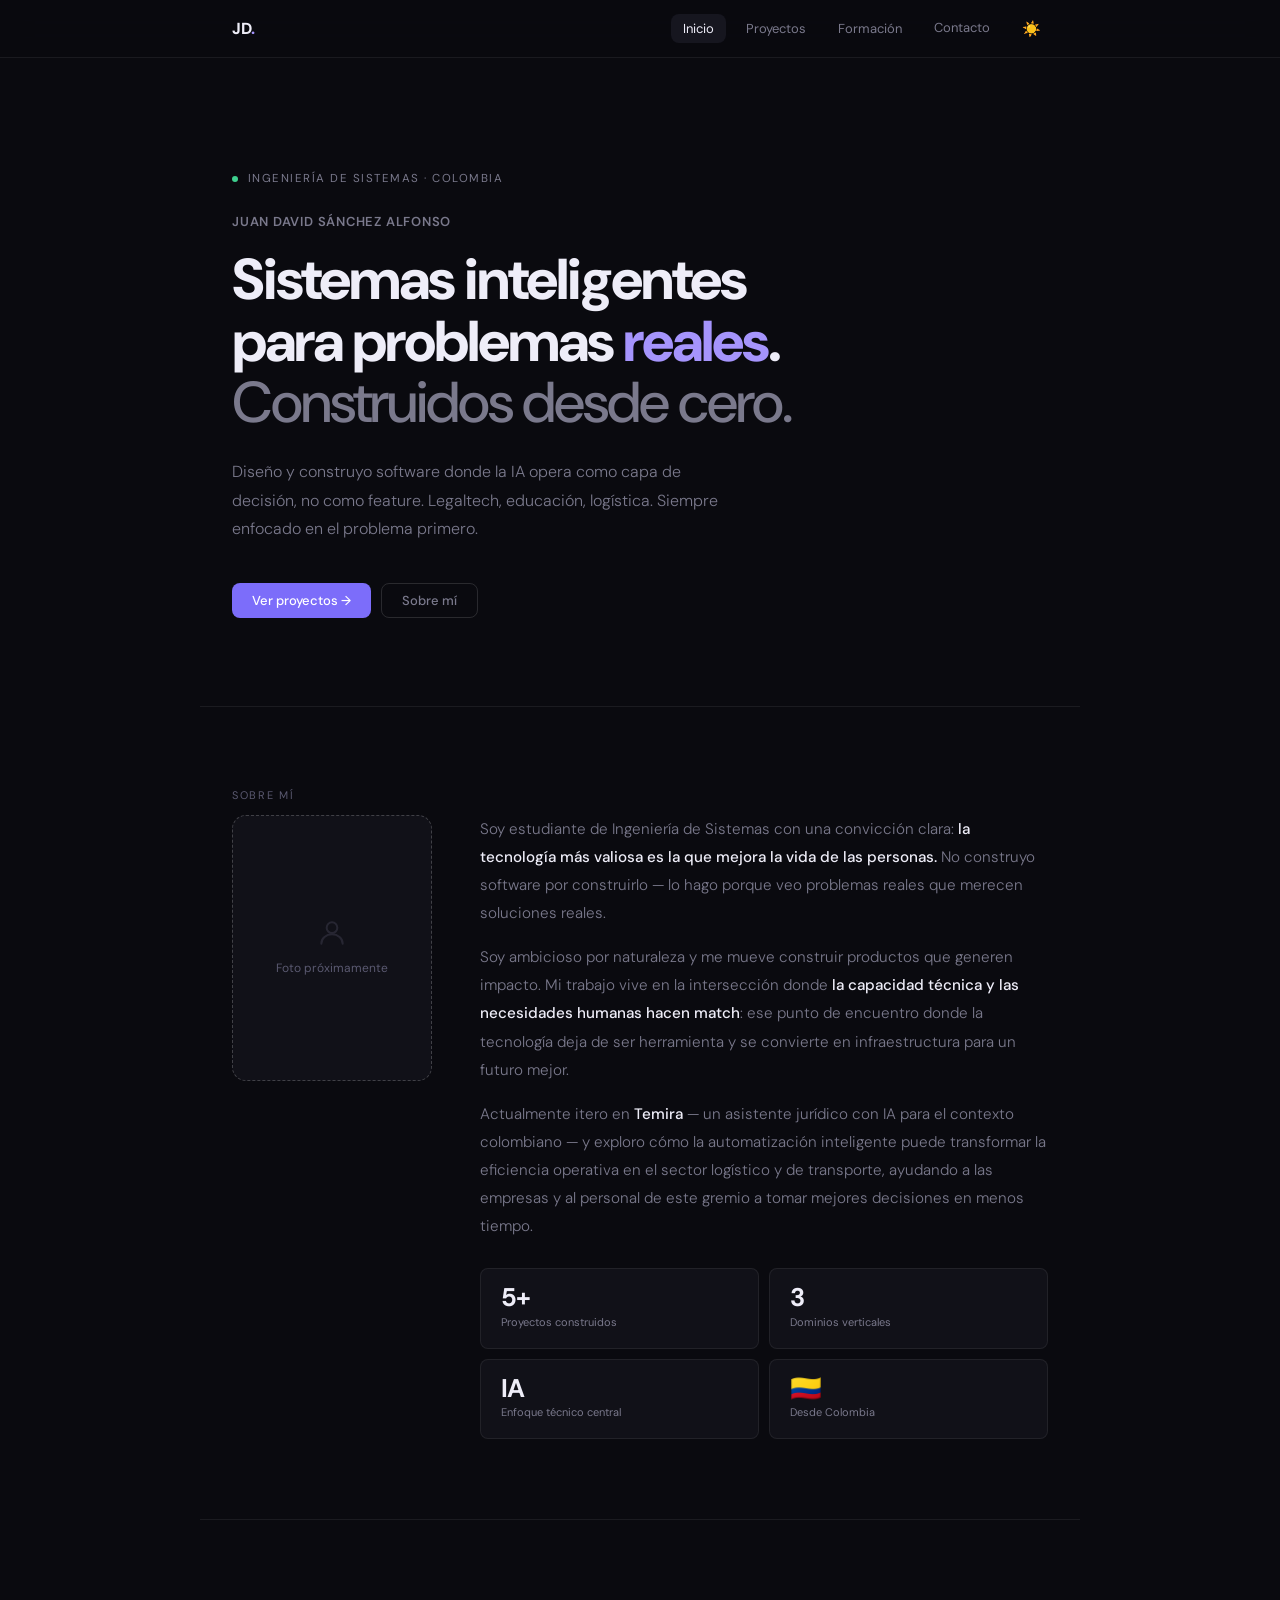
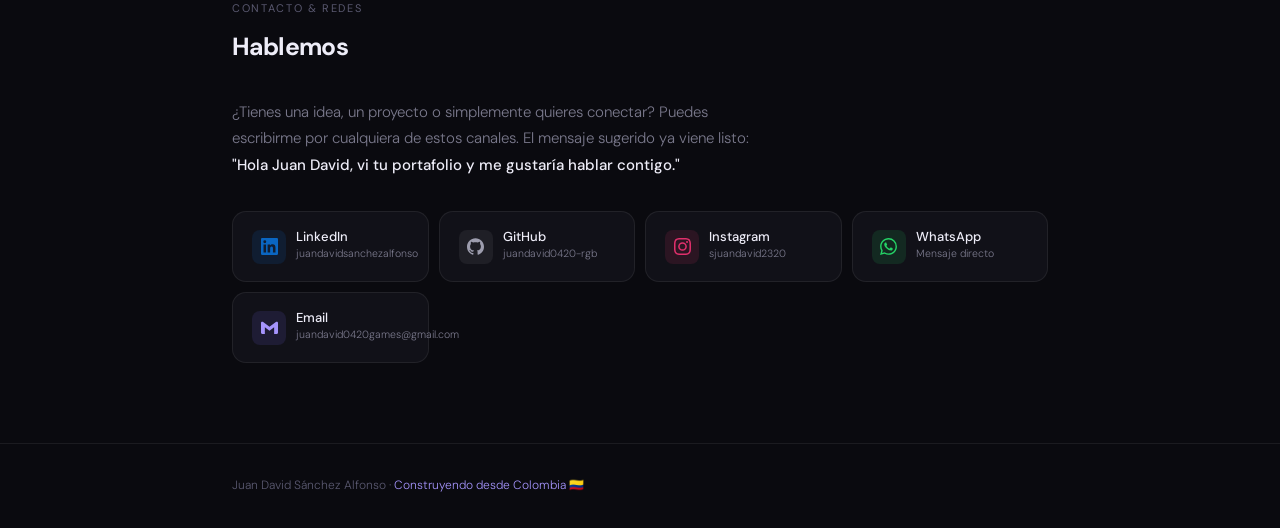
<file: index.html>
<!doctype html>
<html lang="es">
  <head>
    <meta charset="UTF-8" />
    <meta name="viewport" content="width=device-width, initial-scale=1.0" />
    <meta
      name="description"
      content="Juan David Sánchez Alfonso — Estudiante de Ingeniería de Sistemas. Builder de productos con IA. Legaltech, Edtech, Logística."
    />
    <meta property="og:title" content="Juan David Sánchez — Portfolio" />
    <meta
      property="og:description"
      content="Sistemas inteligentes para problemas reales. Construidos desde cero."
    />
    <meta property="og:type" content="website" />
    <title>Juan David Sánchez — Portfolio</title>
    <link rel="preconnect" href="https://fonts.googleapis.com" />
    <link rel="preconnect" href="https://fonts.gstatic.com" crossorigin />
    <link
      href="https://fonts.googleapis.com/css2?family=Syne:wght@400;500;600;700;800&family=DM+Sans:ital,opsz,wght@0,9..40,300;0,9..40,400;0,9..40,500;1,9..40,300&display=swap"
      rel="stylesheet"
    />
    <link rel="stylesheet" href="css/style.css" />
  </head>
  <body>
    <!-- ============================================
     NAVIGATION
     ============================================ -->
    <nav>
      <div class="nav-inner">
        <div class="nav-logo">JD<span>.</span></div>

        <div class="nav-right">
          <!-- Desktop links -->
          <div class="nav-links">
            <button data-page="home" class="active">Inicio</button>
            <button data-page="work">Proyectos</button>
            <button data-page="certs">Formación</button>
            <a href="#contacto">Contacto</a>
          </div>

          <!-- Theme toggle -->
          <button class="nav-theme" id="theme-btn" title="Cambiar tema">
            <span id="theme-icon">☀️</span>
          </button>

          <!-- Mobile hamburger -->
          <button class="nav-menu-btn" id="menu-btn" aria-label="Menú">
            ☰
          </button>
        </div>
      </div>

      <!-- Mobile nav dropdown -->
      <div class="nav-mobile" id="mobile-nav">
        <button data-page="home">Inicio</button>
        <button data-page="work">Proyectos</button>
        <button data-page="certs">Formación</button>
        <a href="#contacto">Contacto</a>
      </div>
    </nav>

    <!-- ============================================
     PAGE: HOME
     ============================================ -->
    <div id="page-home" class="page active">
      <!-- HERO -->
      <div class="hero">
        <div class="hero-eyebrow">
          <span class="live-dot"></span>
          Ingeniería de Sistemas · Colombia
        </div>
        <div class="hero-name">Juan David Sánchez Alfonso</div>
        <h1>
          Sistemas inteligentes<br />
          para problemas <em>reales</em>.<br />
          <span class="dim">Construidos desde cero.</span>
        </h1>
        <p class="hero-sub">
          Diseño y construyo software donde la IA opera como capa de decisión,
          no como feature. Legaltech, educación, logística. Siempre enfocado en
          el problema primero.
        </p>
        <div class="hero-ctas">
          <button class="btn btn-primary" data-page="work">
            Ver proyectos →
          </button>
          <a href="#sobre-mi" class="btn btn-ghost">Sobre mí</a>
        </div>
      </div>

      <div class="divider contained"></div>

      <!-- SOBRE MÍ -->
      <section class="section" id="sobre-mi">
        <div class="section-label">Sobre mí</div>
        <div class="about-grid">
          <!-- Foto placeholder — reemplaza con <img src="assets/foto.jpg" alt="Juan David"> cuando tengas la foto -->
          <div class="photo-slot" id="photo-slot">
            <svg
              width="32"
              height="32"
              viewBox="0 0 24 24"
              fill="none"
              stroke="currentColor"
              stroke-width="1.5"
              stroke-linecap="round"
              stroke-linejoin="round"
            >
              <circle cx="12" cy="8" r="4" />
              <path d="M4 20c0-4 3.6-7 8-7s8 3 8 7" />
            </svg>
            <span>Foto próximamente</span>
          </div>

          <div class="about-right">
            <div class="about-text">
              <p>
                Soy estudiante de Ingeniería de Sistemas con una convicción
                clara:
                <strong
                  >la tecnología más valiosa es la que mejora la vida de las
                  personas.</strong
                >
                No construyo software por construirlo — lo hago porque veo
                problemas reales que merecen soluciones reales.
              </p>
              <p>
                Soy ambicioso por naturaleza y me mueve construir productos que
                generen impacto. Mi trabajo vive en la intersección donde
                <strong
                  >la capacidad técnica y las necesidades humanas hacen
                  match</strong
                >: ese punto de encuentro donde la tecnología deja de ser
                herramienta y se convierte en infraestructura para un futuro
                mejor.
              </p>
              <p>
                Actualmente itero en <strong>Temira</strong> — un asistente
                jurídico con IA para el contexto colombiano — y exploro cómo la
                automatización inteligente puede transformar la eficiencia
                operativa en el sector logístico y de transporte, ayudando a las
                empresas y al personal de este gremio a tomar mejores decisiones
                en menos tiempo.
              </p>
            </div>

            <div class="stats">
              <div class="stat-card">
                <div class="stat-num">5+</div>
                <div class="stat-label">Proyectos construidos</div>
              </div>
              <div class="stat-card">
                <div class="stat-num">3</div>
                <div class="stat-label">Dominios verticales</div>
              </div>
              <div class="stat-card">
                <div class="stat-num">IA</div>
                <div class="stat-label">Enfoque técnico central</div>
              </div>
              <div class="stat-card">
                <div class="stat-num">🇨🇴</div>
                <div class="stat-label">Desde Colombia</div>
              </div>
            </div>
          </div>
        </div>
      </section>

      <div class="divider contained"></div>

      <!-- CONTACTO -->
      <section class="section" id="contacto">
        <div class="section-label">Contacto & Redes</div>
        <h2>Hablemos</h2>
        <p class="contact-intro">
          ¿Tienes una idea, un proyecto o simplemente quieres conectar? Puedes
          escribirme por cualquiera de estos canales. El mensaje sugerido ya
          viene listo:
          <strong
            >"Hola Juan David, vi tu portafolio y me gustaría hablar
            contigo."</strong
          >
        </p>

        <div class="social-grid">
          <!-- LinkedIn -->
          <a
            class="social-card"
            href="https://www.linkedin.com/in/juandavidsanchezalfonso"
            target="_blank"
            rel="noopener"
          >
            <div class="social-icon si-li">
              <svg viewBox="0 0 24 24">
                <path
                  d="M20.447 20.452h-3.554v-5.569c0-1.328-.027-3.037-1.852-3.037-1.853 0-2.136 1.445-2.136 2.939v5.667H9.351V9h3.414v1.561h.046c.477-.9 1.637-1.85 3.37-1.85 3.601 0 4.267 2.37 4.267 5.455v6.286zM5.337 7.433a2.062 2.062 0 01-2.063-2.065 2.064 2.064 0 112.063 2.065zm1.782 13.019H3.555V9h3.564v11.452zM22.225 0H1.771C.792 0 0 .774 0 1.729v20.542C0 23.227.792 24 1.771 24h20.451C23.2 24 24 23.227 24 22.271V1.729C24 .774 23.2 0 22.222 0h.003z"
                />
              </svg>
            </div>
            <div class="social-info">
              <div class="social-name">LinkedIn</div>
              <div class="social-handle">juandavidsanchezalfonso</div>
            </div>
          </a>

          <!-- GitHub — REEMPLAZA "tu-usuario" con tu usuario real -->
          <a
            class="social-card"
            href="https://github.com/juandavid0420-rgb"
            target="_blank"
            rel="noopener"
          >
            <div class="social-icon si-gh">
              <svg viewBox="0 0 24 24">
                <path
                  d="M12 .297c-6.63 0-12 5.373-12 12 0 5.303 3.438 9.8 8.205 11.385.6.113.82-.258.82-.577 0-.285-.01-1.04-.015-2.04-3.338.724-4.042-1.61-4.042-1.61C4.422 18.07 3.633 17.7 3.633 17.7c-1.087-.744.084-.729.084-.729 1.205.084 1.838 1.236 1.838 1.236 1.07 1.835 2.809 1.305 3.495.998.108-.776.417-1.305.76-1.605-2.665-.3-5.466-1.332-5.466-5.93 0-1.31.465-2.38 1.235-3.22-.135-.303-.54-1.523.105-3.176 0 0 1.005-.322 3.3 1.23.96-.267 1.98-.399 3-.405 1.02.006 2.04.138 3 .405 2.28-1.552 3.285-1.23 3.285-1.23.645 1.653.24 2.873.12 3.176.765.84 1.23 1.91 1.23 3.22 0 4.61-2.805 5.625-5.475 5.92.42.36.81 1.096.81 2.22 0 1.606-.015 2.896-.015 3.286 0 .315.21.69.825.57C20.565 22.092 24 17.592 24 12.297c0-6.627-5.373-12-12-12"
                />
              </svg>
            </div>
            <div class="social-info">
              <div class="social-name">GitHub</div>
              <div class="social-handle">juandavid0420-rgb</div>
            </div>
          </a>

          <!-- Instagram — REEMPLAZA "tu.usuario" con tu cuenta real -->
          <a
            class="social-card"
            href="https://instagram.com/sjuandavid2320"
            target="_blank"
            rel="noopener"
          >
            <div class="social-icon si-ig">
              <svg viewBox="0 0 24 24">
                <path
                  d="M12 2.163c3.204 0 3.584.012 4.85.07 3.252.148 4.771 1.691 4.919 4.919.058 1.265.069 1.645.069 4.849 0 3.205-.012 3.584-.069 4.849-.149 3.225-1.664 4.771-4.919 4.919-1.266.058-1.644.07-4.85.07-3.204 0-3.584-.012-4.849-.07-3.26-.149-4.771-1.699-4.919-4.92-.058-1.265-.07-1.644-.07-4.849 0-3.204.013-3.583.07-4.849.149-3.227 1.664-4.771 4.919-4.919 1.266-.057 1.645-.069 4.849-.069zM12 0C8.741 0 8.333.014 7.053.072 2.695.272.273 2.69.073 7.052.014 8.333 0 8.741 0 12c0 3.259.014 3.668.072 4.948.2 4.358 2.618 6.78 6.98 6.98C8.333 23.986 8.741 24 12 24c3.259 0 3.668-.014 4.948-.072 4.354-.2 6.782-2.618 6.979-6.98.059-1.28.073-1.689.073-4.948 0-3.259-.014-3.667-.072-4.947-.196-4.354-2.617-6.78-6.979-6.98C15.668.014 15.259 0 12 0zm0 5.838a6.162 6.162 0 100 12.324 6.162 6.162 0 000-12.324zM12 16a4 4 0 110-8 4 4 0 010 8zm6.406-11.845a1.44 1.44 0 100 2.881 1.44 1.44 0 000-2.881z"
                />
              </svg>
            </div>
            <div class="social-info">
              <div class="social-name">Instagram</div>
              <div class="social-handle">sjuandavid2320</div>
            </div>
          </a>

          <!-- WhatsApp — REEMPLAZA 573001234567 con tu número real (código país incluido) -->
          <a
            class="social-card"
            href="https://wa.me/573177507271?text=Hola%20Juan%20David%2C%20vi%20tu%20portafolio%20y%20me%20gustar%C3%ADa%20hablar%20contigo."
            target="_blank"
            rel="noopener"
          >
            <div class="social-icon si-wa">
              <svg viewBox="0 0 24 24">
                <path
                  d="M17.472 14.382c-.297-.149-1.758-.867-2.03-.967-.273-.099-.471-.148-.67.15-.197.297-.767.966-.94 1.164-.173.199-.347.223-.644.075-.297-.15-1.255-.463-2.39-1.475-.883-.788-1.48-1.761-1.653-2.059-.173-.297-.018-.458.13-.606.134-.133.298-.347.446-.52.149-.174.198-.298.298-.497.099-.198.05-.371-.025-.52-.075-.149-.669-1.612-.916-2.207-.242-.579-.487-.5-.669-.51-.173-.008-.371-.01-.57-.01-.198 0-.52.074-.792.372-.272.297-1.04 1.016-1.04 2.479 0 1.462 1.065 2.875 1.213 3.074.149.198 2.096 3.2 5.077 4.487.709.306 1.262.489 1.694.625.712.227 1.36.195 1.871.118.571-.085 1.758-.719 2.006-1.413.248-.694.248-1.289.173-1.413-.074-.124-.272-.198-.57-.347m-5.421 7.403h-.004a9.87 9.87 0 01-5.031-1.378l-.361-.214-3.741.982.998-3.648-.235-.374a9.86 9.86 0 01-1.51-5.26c.001-5.45 4.436-9.884 9.888-9.884 2.64 0 5.122 1.03 6.988 2.898a9.825 9.825 0 012.893 6.994c-.003 5.45-4.437 9.884-9.885 9.884m8.413-18.297A11.815 11.815 0 0012.05 0C5.495 0 .16 5.335.157 11.892c0 2.096.547 4.142 1.588 5.945L.057 24l6.305-1.654a11.882 11.882 0 005.683 1.448h.005c6.554 0 11.89-5.335 11.893-11.893a11.821 11.821 0 00-3.48-8.413z"
                />
              </svg>
            </div>
            <div class="social-info">
              <div class="social-name">WhatsApp</div>
              <div class="social-handle">Mensaje directo</div>
            </div>
          </a>

          <!-- Email — REEMPLAZA con tu correo real -->
          <a
            class="social-card"
            href="mailto:juandavid0420games@gmail.com?subject=Vi%20tu%20portafolio%20y%20me%20gustar%C3%ADa%20hablar&body=Hola%20Juan%20David%2C%20vi%20tu%20portafolio%20y%20me%20gustar%C3%ADa%20hablar%20contigo%20sobre..."
            target="_blank"
            rel="noopener"
          >
            <div class="social-icon si-em">
              <svg viewBox="0 0 24 24">
                <path
                  d="M24 5.457v13.909c0 .904-.732 1.636-1.636 1.636h-3.819V11.73L12 16.64l-6.545-4.91v9.273H1.636A1.636 1.636 0 010 19.366V5.457c0-.904.732-1.636 1.636-1.636h.96l9.404 7.049 9.404-7.049h.96c.904 0 1.636.732 1.636 1.636z"
                />
              </svg>
            </div>
            <div class="social-info">
              <div class="social-name">Email</div>
              <div class="social-handle">juandavid0420games@gmail.com</div>
            </div>
          </a>
        </div>
      </section>

      <footer>
        <div class="container">
          <p class="footer-copy">
            Juan David Sánchez Alfonso ·
            <span>Construyendo desde Colombia 🇨🇴</span>
          </p>
        </div>
      </footer>
    </div>
    <!-- /page-home -->

    <!-- ============================================
     PAGE: WORK
     ============================================ -->
    <div id="page-work" class="page">
      <section class="section" style="padding-top: 5rem">
        <div class="section-label">Trabajo</div>
        <h2>Proyectos & Exploración</h2>

        <!-- PROYECTOS PERSONALES -->
        <div class="section-group-label"><span>Proyectos personales</span></div>
        <div class="projects-stack" style="margin-bottom: 3rem">
          <!-- TEMIRA -->
          <div class="project-card personal">
            <div class="project-header">
              <div class="project-meta">
                <div class="project-name">Temira</div>
                <div class="project-tagline">
                  Asistente jurídico con IA · Legaltech colombiano
                </div>
              </div>
              <div class="project-badges">
                <span class="badge badge-active">Activo</span>
                <span class="badge badge-origin">Personal</span>
              </div>
            </div>
            <p class="project-desc">
              Plataforma de IA entrenada con normas colombianas y sentencias
              reales. Permite a estudiantes de derecho consultar, analizar y
              estudiar jurisprudencia de forma conversacional. Ataca un problema
              concreto: acceder al conocimiento jurídico en Colombia es lento,
              costoso y fragmentado.
            </p>
            <div class="tags">
              <span class="tag">IA generativa</span>
              <span class="tag">Legaltech</span>
              <span class="tag">Next.js</span>
              <span class="tag">Supabase</span>
              <span class="tag gray">RAG</span>
              <span class="tag gray">Bold</span>

              <span class="tag gray">Colombia</span>
            </div>
            <div class="project-footer">
              <div class="project-ctas">
                <!-- REEMPLAZA href="#" con el link real de Temira -->
                <a href="https://temira.co/" class="btn btn-primary btn-sm"
                  >Ver proyecto →</a
                >
                <a href="https://temira.co/demo" class="btn btn-bold btn-sm"
                  >Demo</a
                >
              </div>
            </div>
          </div>

          <!-- APROBAIA -->
          <div class="project-card personal">
            <div class="project-header">
              <div class="project-meta">
                <div class="project-name">AprobaIA</div>
                <div class="project-tagline">
                  Preparación inteligente para el ICFES Saber 11
                </div>
              </div>
              <div class="project-badges">
                <span class="badge badge-wip">En desarrollo</span>
                <span class="badge badge-origin">Personal</span>
              </div>
            </div>
            <p class="project-desc">
              PWA que usa IA para identificar áreas débiles del estudiante y
              personalizar su ruta de preparación para el examen de admisión
              universitaria. Incluye simuladores de 85 preguntas, ciclos de
              estudio con streaks, chat de consejería académica y panel de
              analíticas predictivas.
            </p>
            <div class="tags">
              <span class="tag">Edtech</span>
              <span class="tag">IA adaptativa</span>
              <span class="tag">Next.js 14</span>
              <span class="tag">Wompi</span>
              <span class="tag gray">PWA</span>
              <span class="tag gray">ICFES</span>
            </div>
            <div class="project-footer">
              <div class="project-ctas">
                <a
                  href="https://aprobaia.co"
                  target="_blank"
                  rel="noopener"
                  class="btn btn-primary btn-sm"
                  >aprobaia.co →</a
                >
                <a href="#" class="btn btn-bold btn-sm">Detalles</a>
              </div>
            </div>
          </div>

          <!-- LOGÍSTICA + IA -->
          <div class="project-card personal">
            <div class="project-header">
              <div class="project-meta">
                <div class="project-name">Logística + IA</div>
                <div class="project-tagline">
                  Inteligencia operacional para el sector de transporte
                </div>
              </div>
              <div class="project-badges">
                <span class="badge badge-concept">Explorando</span>
                <span class="badge badge-origin">Personal</span>
              </div>
            </div>
            <p class="project-desc">
              Exploración de cómo aplicar IA a los cuellos de botella operativos
              del sector logístico. El problema de fondo no es solo la ruta — es
              la toma de decisiones en tiempo real bajo información fragmentada,
              recursos variables y presión de entrega constante.
            </p>
            <div class="tags">
              <span class="tag">Logística</span>
              <span class="tag">Optimización</span>
              <span class="tag">IA aplicada</span>
              <span class="tag gray">B2B</span>
              <span class="tag gray">LATAM</span>
            </div>
            <div class="project-footer">
              <div></div>
              <span style="font-size: 12px; color: var(--muted)"
                >En exploración</span
              >
            </div>
          </div>
        </div>
        <!-- /personal -->

        <!-- PROYECTOS UNIVERSITARIOS -->
        <div class="section-group-label">
          <span>Proyectos universitarios</span>
        </div>
        <div class="projects-stack" style="margin-bottom: 3rem">
          <!-- VELOSTATS -->
          <div class="project-card">
            <div class="project-header">
              <div class="project-meta">
                <div class="project-name">VeloStats</div>
                <div class="project-tagline">
                  App móvil de seguimiento de rutas en bicicleta
                </div>
              </div>
              <div class="project-badges">
                <span class="badge badge-uni">Javeriana · 2025</span>
              </div>
            </div>
            <p class="project-desc">
              Aplicación Android en Kotlin para registrar rutas en bicicleta con
              GPS, visualizar recorridos en tiempo real sobre Google Maps y
              consultar estadísticas de distancia, velocidad y tiempo.
              Arquitectura MVVM, almacenamiento local con Room Database, gestión
              de permisos y UI/UX diseñada en Figma.
            </p>
            <div class="tags">
              <span class="tag">Android</span>
              <span class="tag">Kotlin</span>
              <span class="tag">Google Maps SDK</span>
              <span class="tag gray">MVVM</span>
              <span class="tag gray">Room DB</span>
              <span class="tag gray">GPS</span>
            </div>
            <div class="project-footer">
              <div class="project-ctas">
                <!-- REEMPLAZA href="#" con el link de tu repo -->
                <a
                  href="https://github.com/Juandavid0420-rgb/VeloStats.git"
                  class="btn btn-ghost btn-sm"
                  >GitHub →</a
                >
              </div>
            </div>
          </div>

          <!-- MALLAS POLIGONALES -->
          <div class="project-card">
            <div class="project-header">
              <div class="project-meta">
                <div class="project-name">Motor de Mallas Poligonales</div>
                <div class="project-tagline">
                  Procesamiento y análisis de geometría 3D en C++
                </div>
              </div>
              <div class="project-badges">
                <span class="badge badge-uni">Javeriana</span>
              </div>
            </div>
            <p class="project-desc">
              Sistema en C++ para lectura y procesamiento de archivos 3D,
              cálculo de rutas entre vértices, detección de discontinuidades
              geométricas y análisis estructural de mallas. Implementa
              estructuras de datos avanzadas y una consola interactiva con
              comandos para manipulación programática de geometría.
            </p>
            <div class="tags">
              <span class="tag">C++</span>
              <span class="tag">Geometría computacional</span>
              <span class="tag gray">Estructuras de datos</span>
              <span class="tag gray">3D</span>
            </div>
            <div class="project-footer">
              <div class="project-ctas">
                <!-- REEMPLAZA href="#" con el link de tu repo -->
                <a href="#" class="btn btn-ghost btn-sm">GitHub →</a>
              </div>
            </div>
          </div>
        </div>
        <!-- /universitarios -->

        <!-- IDEAS & EXPLORACIÓN -->
        <div class="section-group-label"><span>Ideas & Exploración</span></div>
        <div class="ideas-grid">
          <div class="idea-card">
            <div class="idea-icon">⚖️</div>
            <div class="idea-title">Acceso a la justicia con IA</div>
            <div class="idea-desc">
              Millones de personas sin asesoría legal real. La IA puede
              democratizar ese acceso en Colombia.
            </div>
          </div>
          <div class="idea-card">
            <div class="idea-icon">🚛</div>
            <div class="idea-title">Operaciones medianas en LATAM</div>
            <div class="idea-desc">
              Empresas de 10–200 empleados aún operan sin sistemas inteligentes.
              Oportunidad enorme.
            </div>
          </div>
          <div class="idea-card">
            <div class="idea-icon">🎓</div>
            <div class="idea-title">Educación personalizada a escala</div>
            <div class="idea-desc">
              Los sistemas actuales ignoran cómo aprende cada persona. La IA
              puede cambiar esa ecuación.
            </div>
          </div>
          <div class="idea-card">
            <div class="idea-icon">🔁</div>
            <div class="idea-title">Automatización de procesos manuales</div>
            <div class="idea-desc">
              Muchos workflows empresariales en Colombia siguen siendo manuales.
              Espacio para builders con visión.
            </div>
          </div>
        </div>
      </section>

      <footer>
        <div class="container">
          <p class="footer-copy">
            Juan David Sánchez Alfonso ·
            <span>Construyendo desde Colombia 🇨🇴</span>
          </p>
          <button class="footer-back" data-page="home">← Inicio</button>
        </div>
      </footer>
    </div>
    <!-- /page-work -->

    <!-- ============================================
     PAGE: CERTS
     ============================================ -->
    <div id="page-certs" class="page">
      <section class="section" style="padding-top: 5rem">
        <div class="section-label">Formación continua</div>
        <h2>Certificaciones & Cursos</h2>

        <!-- CERTIFICADOS OBTENIDOS -->
        <div class="section-group-label">
          <span>Certificados obtenidos</span>
        </div>
        <div class="projects-stack" style="margin-bottom: 3rem">
          <!-- IBM Python -->
          <div class="project-card personal">
            <div class="project-header">
              <div class="project-meta">
                <div class="project-name">
                  Python for Data Science, AI & Development
                </div>
                <div class="project-tagline">IBM · Coursera</div>
              </div>
              <div class="project-badges">
                <span class="badge badge-active">Completado</span>
              </div>
            </div>
            <p class="project-desc">
              Fundamentos de Python aplicados a ciencia de datos e inteligencia
              artificial. Cubre estructuras de datos, APIs REST, web scraping
              con BeautifulSoup, Pandas, NumPy y Jupyter Notebooks. Calificación
              obtenida: <strong style="color: var(--text)">91.50%</strong>.
            </p>
            <div class="tags">
              <span class="tag">Python</span>
              <span class="tag">Data Science</span>
              <span class="tag">APIs REST</span>
              <span class="tag gray">IBM</span>
              <span class="tag gray">Mayo 2026</span>
              <span class="tag gray">24 horas</span>
            </div>
            <div class="project-footer">
              <div class="project-ctas">
                <a
                  href="https://www.coursera.org/account/accomplishments/records/Y7VZ4Q3H8JC5"
                  target="_blank"
                  rel="noopener"
                  class="btn btn-primary btn-sm"
                  >Verificar certificado →</a
                >
              </div>
            </div>
          </div>

          <!-- Claude 101 -->
          <div class="project-card personal">
            <div class="project-header">
              <div class="project-meta">
                <div class="project-name">Claude 101</div>
                <div class="project-tagline">Anthropic</div>
              </div>
              <div class="project-badges">
                <span class="badge badge-active">Completado</span>
              </div>
            </div>
            <p class="project-desc">
              Certificación oficial de Anthropic sobre el uso avanzado de Claude
              como herramienta de trabajo e integración en flujos de desarrollo.
              Relevante para construcción de productos con IA generativa.
            </p>
            <div class="tags">
              <span class="tag">IA generativa</span>
              <span class="tag">Prompting</span>
              <span class="tag gray">Anthropic</span>
              <span class="tag gray">Mayo 2026</span>
            </div>
            <div class="project-footer">
              <div class="project-ctas">
                <a
                  href="https://verify.skilljar.com/c/gtt474nzucgz"
                  target="_blank"
                  rel="noopener"
                  class="btn btn-primary btn-sm"
                  >Verificar certificado →</a
                >
              </div>
            </div>
          </div>
        </div>

        <!-- EN PROGRESO -->
        <div class="section-group-label"><span>En progreso</span></div>
        <div class="ideas-grid" style="margin-bottom: 3rem">
          <div class="idea-card">
            <div class="idea-icon">📊</div>
            <div class="idea-title">IBM Data Science</div>
            <div class="idea-desc">
              Especialización de 12 cursos en ciencia de datos, ML y IA
              generativa. · <span style="color: var(--accent2)">En curso</span>
            </div>
          </div>

          <div class="idea-card">
            <div class="idea-icon">🤖</div>
            <div class="idea-title">Generative AI Leader</div>
            <div class="idea-desc">
              Google Cloud · Fundamentos y aplicación de IA generativa en
              organizaciones. ·
              <span style="color: var(--accent2)">En curso</span>
            </div>
          </div>

          <div class="idea-card">
            <div class="idea-icon">✍️</div>
            <div class="idea-title">Google Prompting Essentials</div>
            <div class="idea-desc">
              Google · Diseño de prompts para tareas de trabajo y análisis de
              datos. · <span style="color: var(--accent2)">En curso</span>
            </div>
          </div>

          <div class="idea-card">
            <div class="idea-icon">🏗️</div>
            <div class="idea-title">Software Design and Architecture</div>
            <div class="idea-desc">
              Patrones de diseño, arquitectura de software y sistemas orientados
              a servicios. · <span style="color: var(--accent2)">En curso</span>
            </div>
          </div>

          <div class="idea-card">
            <div class="idea-icon">🚀</div>
            <div class="idea-title">Desarrollo de Nuevas Empresas</div>
            <div class="idea-desc">
              Modelo de negocio, financiación y primeros pasos para fundar una
              startup. · <span style="color: var(--accent2)">En curso</span>
            </div>
          </div>
        </div>
      </section>

      <footer>
        <div class="container">
          <p class="footer-copy">
            Juan David Sánchez Alfonso ·
            <span>Construyendo desde Colombia 🇨🇴</span>
          </p>
          <button class="footer-back" data-page="home">← Inicio</button>
        </div>
      </footer>
    </div>
    <!-- /page-certs -->

    <script src="js/main.js"></script>
  </body>
</html>
</file>
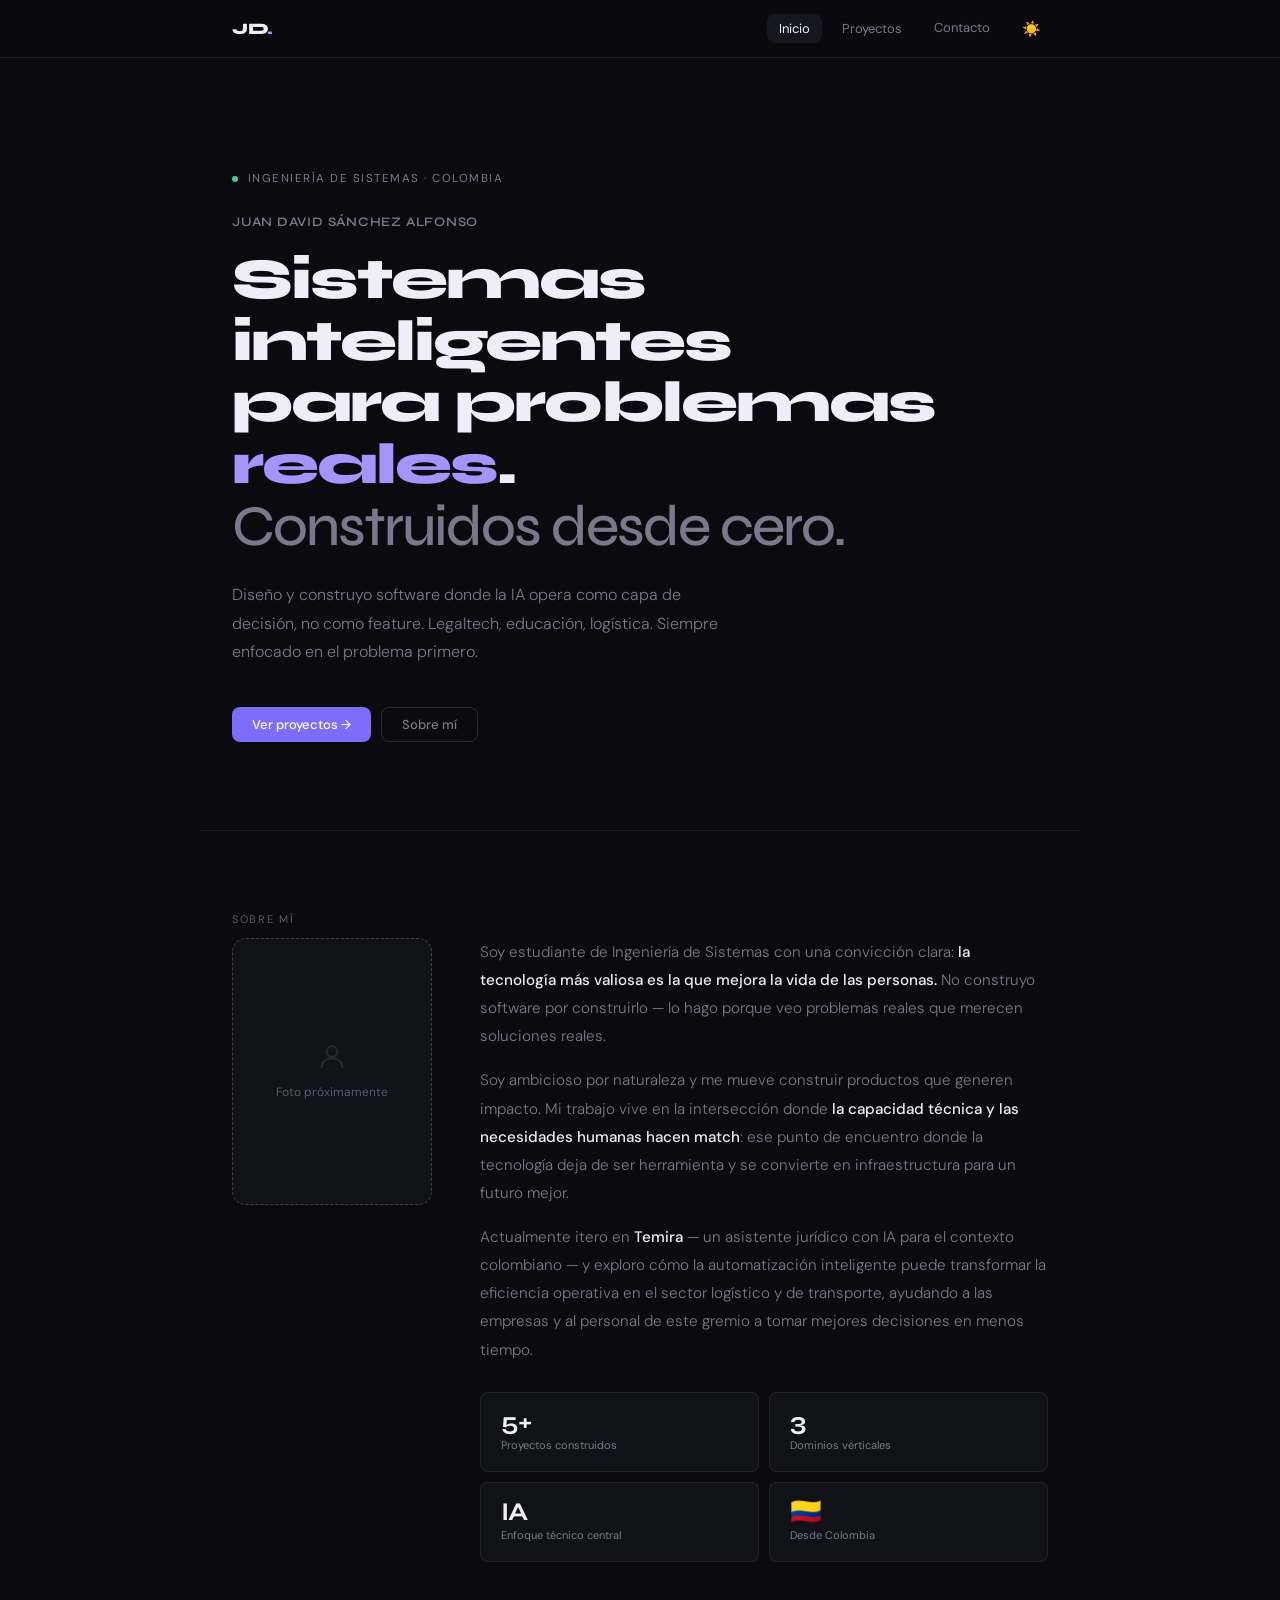
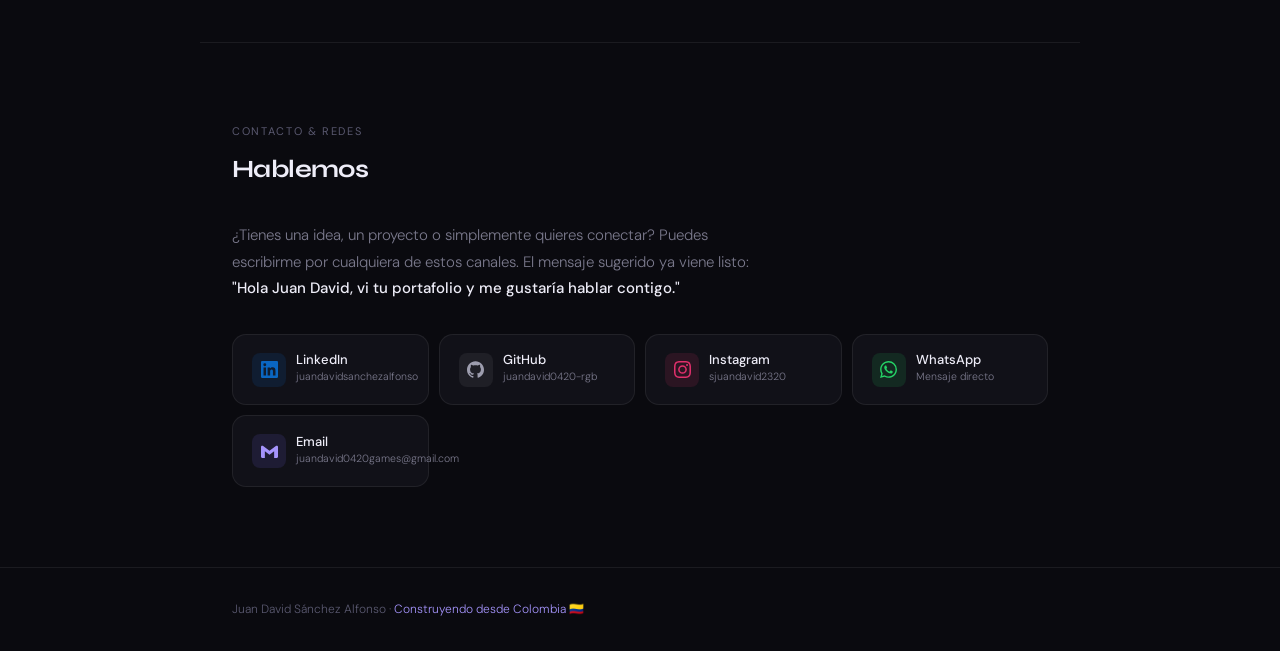
<file: portfolio/index.html>
<!doctype html>
<html lang="es">
  <head>
    <meta charset="UTF-8" />
    <meta name="viewport" content="width=device-width, initial-scale=1.0" />
    <meta
      name="description"
      content="Juan David Sánchez Alfonso — Estudiante de Ingeniería de Sistemas. Builder de productos con IA. Legaltech, Edtech, Logística."
    />
    <meta property="og:title" content="Juan David Sánchez — Portfolio" />
    <meta
      property="og:description"
      content="Sistemas inteligentes para problemas reales. Construidos desde cero."
    />
    <meta property="og:type" content="website" />
    <title>Juan David Sánchez — Portfolio</title>
    <link rel="preconnect" href="https://fonts.googleapis.com" />
    <link rel="preconnect" href="https://fonts.gstatic.com" crossorigin />
    <link
      href="https://fonts.googleapis.com/css2?family=Syne:wght@400;500;600;700;800&family=DM+Sans:ital,opsz,wght@0,9..40,300;0,9..40,400;0,9..40,500;1,9..40,300&display=swap"
      rel="stylesheet"
    />
    <link rel="stylesheet" href="css/style.css" />
  </head>
  <body>
    <!-- ============================================
     NAVIGATION
     ============================================ -->
    <nav>
      <div class="nav-inner">
        <div class="nav-logo">JD<span>.</span></div>

        <div class="nav-right">
          <!-- Desktop links -->
          <div class="nav-links">
            <button data-page="home" class="active">Inicio</button>
            <button data-page="work">Proyectos</button>
            <a href="#contacto">Contacto</a>
          </div>

          <!-- Theme toggle -->
          <button class="nav-theme" id="theme-btn" title="Cambiar tema">
            <span id="theme-icon">☀️</span>
          </button>

          <!-- Mobile hamburger -->
          <button class="nav-menu-btn" id="menu-btn" aria-label="Menú">
            ☰
          </button>
        </div>
      </div>

      <!-- Mobile nav dropdown -->
      <div class="nav-mobile" id="mobile-nav">
        <button data-page="home">Inicio</button>
        <button data-page="work">Proyectos</button>
        <a href="#contacto">Contacto</a>
      </div>
    </nav>

    <!-- ============================================
     PAGE: HOME
     ============================================ -->
    <div id="page-home" class="page active">
      <!-- HERO -->
      <div class="hero">
        <div class="hero-eyebrow">
          <span class="live-dot"></span>
          Ingeniería de Sistemas · Colombia
        </div>
        <div class="hero-name">Juan David Sánchez Alfonso</div>
        <h1>
          Sistemas inteligentes<br />
          para problemas <em>reales</em>.<br />
          <span class="dim">Construidos desde cero.</span>
        </h1>
        <p class="hero-sub">
          Diseño y construyo software donde la IA opera como capa de decisión,
          no como feature. Legaltech, educación, logística. Siempre enfocado en
          el problema primero.
        </p>
        <div class="hero-ctas">
          <button class="btn btn-primary" data-page="work">
            Ver proyectos →
          </button>
          <a href="#sobre-mi" class="btn btn-ghost">Sobre mí</a>
        </div>
      </div>

      <div class="divider contained"></div>

      <!-- SOBRE MÍ -->
      <section class="section" id="sobre-mi">
        <div class="section-label">Sobre mí</div>
        <div class="about-grid">
          <!-- Foto placeholder — reemplaza con <img src="assets/foto.jpg" alt="Juan David"> cuando tengas la foto -->
          <div class="photo-slot" id="photo-slot">
            <svg
              width="32"
              height="32"
              viewBox="0 0 24 24"
              fill="none"
              stroke="currentColor"
              stroke-width="1.5"
              stroke-linecap="round"
              stroke-linejoin="round"
            >
              <circle cx="12" cy="8" r="4" />
              <path d="M4 20c0-4 3.6-7 8-7s8 3 8 7" />
            </svg>
            <span>Foto próximamente</span>
          </div>

          <div class="about-right">
            <div class="about-text">
              <p>
                Soy estudiante de Ingeniería de Sistemas con una convicción
                clara:
                <strong
                  >la tecnología más valiosa es la que mejora la vida de las
                  personas.</strong
                >
                No construyo software por construirlo — lo hago porque veo
                problemas reales que merecen soluciones reales.
              </p>
              <p>
                Soy ambicioso por naturaleza y me mueve construir productos que
                generen impacto. Mi trabajo vive en la intersección donde
                <strong
                  >la capacidad técnica y las necesidades humanas hacen
                  match</strong
                >: ese punto de encuentro donde la tecnología deja de ser
                herramienta y se convierte en infraestructura para un futuro
                mejor.
              </p>
              <p>
                Actualmente itero en <strong>Temira</strong> — un asistente
                jurídico con IA para el contexto colombiano — y exploro cómo la
                automatización inteligente puede transformar la eficiencia
                operativa en el sector logístico y de transporte, ayudando a las
                empresas y al personal de este gremio a tomar mejores decisiones
                en menos tiempo.
              </p>
            </div>

            <div class="stats">
              <div class="stat-card">
                <div class="stat-num">5+</div>
                <div class="stat-label">Proyectos construidos</div>
              </div>
              <div class="stat-card">
                <div class="stat-num">3</div>
                <div class="stat-label">Dominios verticales</div>
              </div>
              <div class="stat-card">
                <div class="stat-num">IA</div>
                <div class="stat-label">Enfoque técnico central</div>
              </div>
              <div class="stat-card">
                <div class="stat-num">🇨🇴</div>
                <div class="stat-label">Desde Colombia</div>
              </div>
            </div>
          </div>
        </div>
      </section>

      <div class="divider contained"></div>

      <!-- CONTACTO -->
      <section class="section" id="contacto">
        <div class="section-label">Contacto & Redes</div>
        <h2>Hablemos</h2>
        <p class="contact-intro">
          ¿Tienes una idea, un proyecto o simplemente quieres conectar? Puedes
          escribirme por cualquiera de estos canales. El mensaje sugerido ya
          viene listo:
          <strong
            >"Hola Juan David, vi tu portafolio y me gustaría hablar
            contigo."</strong
          >
        </p>

        <div class="social-grid">
          <!-- LinkedIn -->
          <a
            class="social-card"
            href="https://www.linkedin.com/in/juandavidsanchezalfonso"
            target="_blank"
            rel="noopener"
          >
            <div class="social-icon si-li">
              <svg viewBox="0 0 24 24">
                <path
                  d="M20.447 20.452h-3.554v-5.569c0-1.328-.027-3.037-1.852-3.037-1.853 0-2.136 1.445-2.136 2.939v5.667H9.351V9h3.414v1.561h.046c.477-.9 1.637-1.85 3.37-1.85 3.601 0 4.267 2.37 4.267 5.455v6.286zM5.337 7.433a2.062 2.062 0 01-2.063-2.065 2.064 2.064 0 112.063 2.065zm1.782 13.019H3.555V9h3.564v11.452zM22.225 0H1.771C.792 0 0 .774 0 1.729v20.542C0 23.227.792 24 1.771 24h20.451C23.2 24 24 23.227 24 22.271V1.729C24 .774 23.2 0 22.222 0h.003z"
                />
              </svg>
            </div>
            <div class="social-info">
              <div class="social-name">LinkedIn</div>
              <div class="social-handle">juandavidsanchezalfonso</div>
            </div>
          </a>

          <!-- GitHub — REEMPLAZA "tu-usuario" con tu usuario real -->
          <a
            class="social-card"
            href="https://github.com/juandavid0420-rgb"
            target="_blank"
            rel="noopener"
          >
            <div class="social-icon si-gh">
              <svg viewBox="0 0 24 24">
                <path
                  d="M12 .297c-6.63 0-12 5.373-12 12 0 5.303 3.438 9.8 8.205 11.385.6.113.82-.258.82-.577 0-.285-.01-1.04-.015-2.04-3.338.724-4.042-1.61-4.042-1.61C4.422 18.07 3.633 17.7 3.633 17.7c-1.087-.744.084-.729.084-.729 1.205.084 1.838 1.236 1.838 1.236 1.07 1.835 2.809 1.305 3.495.998.108-.776.417-1.305.76-1.605-2.665-.3-5.466-1.332-5.466-5.93 0-1.31.465-2.38 1.235-3.22-.135-.303-.54-1.523.105-3.176 0 0 1.005-.322 3.3 1.23.96-.267 1.98-.399 3-.405 1.02.006 2.04.138 3 .405 2.28-1.552 3.285-1.23 3.285-1.23.645 1.653.24 2.873.12 3.176.765.84 1.23 1.91 1.23 3.22 0 4.61-2.805 5.625-5.475 5.92.42.36.81 1.096.81 2.22 0 1.606-.015 2.896-.015 3.286 0 .315.21.69.825.57C20.565 22.092 24 17.592 24 12.297c0-6.627-5.373-12-12-12"
                />
              </svg>
            </div>
            <div class="social-info">
              <div class="social-name">GitHub</div>
              <div class="social-handle">juandavid0420-rgb</div>
            </div>
          </a>

          <!-- Instagram — REEMPLAZA "tu.usuario" con tu cuenta real -->
          <a
            class="social-card"
            href="https://instagram.com/sjuandavid2320"
            target="_blank"
            rel="noopener"
          >
            <div class="social-icon si-ig">
              <svg viewBox="0 0 24 24">
                <path
                  d="M12 2.163c3.204 0 3.584.012 4.85.07 3.252.148 4.771 1.691 4.919 4.919.058 1.265.069 1.645.069 4.849 0 3.205-.012 3.584-.069 4.849-.149 3.225-1.664 4.771-4.919 4.919-1.266.058-1.644.07-4.85.07-3.204 0-3.584-.012-4.849-.07-3.26-.149-4.771-1.699-4.919-4.92-.058-1.265-.07-1.644-.07-4.849 0-3.204.013-3.583.07-4.849.149-3.227 1.664-4.771 4.919-4.919 1.266-.057 1.645-.069 4.849-.069zM12 0C8.741 0 8.333.014 7.053.072 2.695.272.273 2.69.073 7.052.014 8.333 0 8.741 0 12c0 3.259.014 3.668.072 4.948.2 4.358 2.618 6.78 6.98 6.98C8.333 23.986 8.741 24 12 24c3.259 0 3.668-.014 4.948-.072 4.354-.2 6.782-2.618 6.979-6.98.059-1.28.073-1.689.073-4.948 0-3.259-.014-3.667-.072-4.947-.196-4.354-2.617-6.78-6.979-6.98C15.668.014 15.259 0 12 0zm0 5.838a6.162 6.162 0 100 12.324 6.162 6.162 0 000-12.324zM12 16a4 4 0 110-8 4 4 0 010 8zm6.406-11.845a1.44 1.44 0 100 2.881 1.44 1.44 0 000-2.881z"
                />
              </svg>
            </div>
            <div class="social-info">
              <div class="social-name">Instagram</div>
              <div class="social-handle">sjuandavid2320</div>
            </div>
          </a>

          <!-- WhatsApp — REEMPLAZA 573001234567 con tu número real (código país incluido) -->
          <a
            class="social-card"
            href="https://wa.me/573177507271?text=Hola%20Juan%20David%2C%20vi%20tu%20portafolio%20y%20me%20gustar%C3%ADa%20hablar%20contigo."
            target="_blank"
            rel="noopener"
          >
            <div class="social-icon si-wa">
              <svg viewBox="0 0 24 24">
                <path
                  d="M17.472 14.382c-.297-.149-1.758-.867-2.03-.967-.273-.099-.471-.148-.67.15-.197.297-.767.966-.94 1.164-.173.199-.347.223-.644.075-.297-.15-1.255-.463-2.39-1.475-.883-.788-1.48-1.761-1.653-2.059-.173-.297-.018-.458.13-.606.134-.133.298-.347.446-.52.149-.174.198-.298.298-.497.099-.198.05-.371-.025-.52-.075-.149-.669-1.612-.916-2.207-.242-.579-.487-.5-.669-.51-.173-.008-.371-.01-.57-.01-.198 0-.52.074-.792.372-.272.297-1.04 1.016-1.04 2.479 0 1.462 1.065 2.875 1.213 3.074.149.198 2.096 3.2 5.077 4.487.709.306 1.262.489 1.694.625.712.227 1.36.195 1.871.118.571-.085 1.758-.719 2.006-1.413.248-.694.248-1.289.173-1.413-.074-.124-.272-.198-.57-.347m-5.421 7.403h-.004a9.87 9.87 0 01-5.031-1.378l-.361-.214-3.741.982.998-3.648-.235-.374a9.86 9.86 0 01-1.51-5.26c.001-5.45 4.436-9.884 9.888-9.884 2.64 0 5.122 1.03 6.988 2.898a9.825 9.825 0 012.893 6.994c-.003 5.45-4.437 9.884-9.885 9.884m8.413-18.297A11.815 11.815 0 0012.05 0C5.495 0 .16 5.335.157 11.892c0 2.096.547 4.142 1.588 5.945L.057 24l6.305-1.654a11.882 11.882 0 005.683 1.448h.005c6.554 0 11.89-5.335 11.893-11.893a11.821 11.821 0 00-3.48-8.413z"
                />
              </svg>
            </div>
            <div class="social-info">
              <div class="social-name">WhatsApp</div>
              <div class="social-handle">Mensaje directo</div>
            </div>
          </a>

          <!-- Email — REEMPLAZA con tu correo real -->
          <a
            class="social-card"
            href="mailto:juandavid0420games@gmail.com?subject=Vi%20tu%20portafolio%20y%20me%20gustar%C3%ADa%20hablar&body=Hola%20Juan%20David%2C%20vi%20tu%20portafolio%20y%20me%20gustar%C3%ADa%20hablar%20contigo%20sobre..."
            target="_blank"
            rel="noopener"
          >
            <div class="social-icon si-em">
              <svg viewBox="0 0 24 24">
                <path
                  d="M24 5.457v13.909c0 .904-.732 1.636-1.636 1.636h-3.819V11.73L12 16.64l-6.545-4.91v9.273H1.636A1.636 1.636 0 010 19.366V5.457c0-.904.732-1.636 1.636-1.636h.96l9.404 7.049 9.404-7.049h.96c.904 0 1.636.732 1.636 1.636z"
                />
              </svg>
            </div>
            <div class="social-info">
              <div class="social-name">Email</div>
              <div class="social-handle">juandavid0420games@gmail.com</div>
            </div>
          </a>
        </div>
      </section>

      <footer>
        <div class="container">
          <p class="footer-copy">
            Juan David Sánchez Alfonso ·
            <span>Construyendo desde Colombia 🇨🇴</span>
          </p>
        </div>
      </footer>
    </div>
    <!-- /page-home -->

    <!-- ============================================
     PAGE: WORK
     ============================================ -->
    <div id="page-work" class="page">
      <section class="section" style="padding-top: 5rem">
        <div class="section-label">Trabajo</div>
        <h2>Proyectos & Exploración</h2>

        <!-- PROYECTOS PERSONALES -->
        <div class="section-group-label"><span>Proyectos personales</span></div>
        <div class="projects-stack" style="margin-bottom: 3rem">
          <!-- TEMIRA -->
          <div class="project-card personal">
            <div class="project-header">
              <div class="project-meta">
                <div class="project-name">Temira</div>
                <div class="project-tagline">
                  Asistente jurídico con IA · Legaltech colombiano
                </div>
              </div>
              <div class="project-badges">
                <span class="badge badge-active">Activo</span>
                <span class="badge badge-origin">Personal</span>
              </div>
            </div>
            <p class="project-desc">
              Plataforma de IA entrenada con normas colombianas y sentencias
              reales. Permite a estudiantes de derecho consultar, analizar y
              estudiar jurisprudencia de forma conversacional. Ataca un problema
              concreto: acceder al conocimiento jurídico en Colombia es lento,
              costoso y fragmentado.
            </p>
            <div class="tags">
              <span class="tag">IA generativa</span>
              <span class="tag">Legaltech</span>
              <span class="tag">Next.js</span>
              <span class="tag">Supabase</span>
              <span class="tag gray">RAG</span>
              <span class="tag gray">Bold</span>

              <span class="tag gray">Colombia</span>
            </div>
            <div class="project-footer">
              <div class="project-ctas">
                <!-- REEMPLAZA href="#" con el link real de Temira -->
                <a href="https://temira.co/" class="btn btn-primary btn-sm"
                  >Ver proyecto →</a
                >
                <a href="https://temira.co/demo" class="btn btn-bold btn-sm"
                  >Demo</a
                >
              </div>
            </div>
          </div>

          <!-- APROBAIA -->
          <div class="project-card personal">
            <div class="project-header">
              <div class="project-meta">
                <div class="project-name">AprobaIA</div>
                <div class="project-tagline">
                  Preparación inteligente para el ICFES Saber 11
                </div>
              </div>
              <div class="project-badges">
                <span class="badge badge-wip">En desarrollo</span>
                <span class="badge badge-origin">Personal</span>
              </div>
            </div>
            <p class="project-desc">
              PWA que usa IA para identificar áreas débiles del estudiante y
              personalizar su ruta de preparación para el examen de admisión
              universitaria. Incluye simuladores de 85 preguntas, ciclos de
              estudio con streaks, chat de consejería académica y panel de
              analíticas predictivas.
            </p>
            <div class="tags">
              <span class="tag">Edtech</span>
              <span class="tag">IA adaptativa</span>
              <span class="tag">Next.js 14</span>
              <span class="tag">Wompi</span>
              <span class="tag gray">PWA</span>
              <span class="tag gray">ICFES</span>
            </div>
            <div class="project-footer">
              <div class="project-ctas">
                <a
                  href="https://aprobaia.co"
                  target="_blank"
                  rel="noopener"
                  class="btn btn-primary btn-sm"
                  >aprobaia.co →</a
                >
                <a href="#" class="btn btn-bold btn-sm">Detalles</a>
              </div>
            </div>
          </div>

          <!-- LOGÍSTICA + IA -->
          <div class="project-card personal">
            <div class="project-header">
              <div class="project-meta">
                <div class="project-name">Logística + IA</div>
                <div class="project-tagline">
                  Inteligencia operacional para el sector de transporte
                </div>
              </div>
              <div class="project-badges">
                <span class="badge badge-concept">Explorando</span>
                <span class="badge badge-origin">Personal</span>
              </div>
            </div>
            <p class="project-desc">
              Exploración de cómo aplicar IA a los cuellos de botella operativos
              del sector logístico. El problema de fondo no es solo la ruta — es
              la toma de decisiones en tiempo real bajo información fragmentada,
              recursos variables y presión de entrega constante.
            </p>
            <div class="tags">
              <span class="tag">Logística</span>
              <span class="tag">Optimización</span>
              <span class="tag">IA aplicada</span>
              <span class="tag gray">B2B</span>
              <span class="tag gray">LATAM</span>
            </div>
            <div class="project-footer">
              <div></div>
              <span style="font-size: 12px; color: var(--muted)"
                >En exploración</span
              >
            </div>
          </div>
        </div>
        <!-- /personal -->

        <!-- PROYECTOS UNIVERSITARIOS -->
        <div class="section-group-label">
          <span>Proyectos universitarios</span>
        </div>
        <div class="projects-stack" style="margin-bottom: 3rem">
          <!-- VELOSTATS -->
          <div class="project-card">
            <div class="project-header">
              <div class="project-meta">
                <div class="project-name">VeloStats</div>
                <div class="project-tagline">
                  App móvil de seguimiento de rutas en bicicleta
                </div>
              </div>
              <div class="project-badges">
                <span class="badge badge-uni">Javeriana · 2025</span>
              </div>
            </div>
            <p class="project-desc">
              Aplicación Android en Kotlin para registrar rutas en bicicleta con
              GPS, visualizar recorridos en tiempo real sobre Google Maps y
              consultar estadísticas de distancia, velocidad y tiempo.
              Arquitectura MVVM, almacenamiento local con Room Database, gestión
              de permisos y UI/UX diseñada en Figma.
            </p>
            <div class="tags">
              <span class="tag">Android</span>
              <span class="tag">Kotlin</span>
              <span class="tag">Google Maps SDK</span>
              <span class="tag gray">MVVM</span>
              <span class="tag gray">Room DB</span>
              <span class="tag gray">GPS</span>
            </div>
            <div class="project-footer">
              <div class="project-ctas">
                <!-- REEMPLAZA href="#" con el link de tu repo -->
                <a href="https://github.com/Juandavid0420-rgb/VeloStats.git" class="btn btn-ghost btn-sm">GitHub →</a>
              </div>
            </div>
          </div>

          <!-- MALLAS POLIGONALES -->
          <div class="project-card">
            <div class="project-header">
              <div class="project-meta">
                <div class="project-name">Motor de Mallas Poligonales</div>
                <div class="project-tagline">
                  Procesamiento y análisis de geometría 3D en C++
                </div>
              </div>
              <div class="project-badges">
                <span class="badge badge-uni">Javeriana</span>
              </div>
            </div>
            <p class="project-desc">
              Sistema en C++ para lectura y procesamiento de archivos 3D,
              cálculo de rutas entre vértices, detección de discontinuidades
              geométricas y análisis estructural de mallas. Implementa
              estructuras de datos avanzadas y una consola interactiva con
              comandos para manipulación programática de geometría.
            </p>
            <div class="tags">
              <span class="tag">C++</span>
              <span class="tag">Geometría computacional</span>
              <span class="tag gray">Estructuras de datos</span>
              <span class="tag gray">3D</span>
            </div>
            <div class="project-footer">
              <div class="project-ctas">
                <!-- REEMPLAZA href="#" con el link de tu repo -->
                <a href="#" class="btn btn-ghost btn-sm">GitHub →</a>
              </div>
            </div>
          </div>
        </div>
        <!-- /universitarios -->

        <!-- IDEAS & EXPLORACIÓN -->
        <div class="section-group-label"><span>Ideas & Exploración</span></div>
        <div class="ideas-grid">
          <div class="idea-card">
            <div class="idea-icon">⚖️</div>
            <div class="idea-title">Acceso a la justicia con IA</div>
            <div class="idea-desc">
              Millones de personas sin asesoría legal real. La IA puede
              democratizar ese acceso en Colombia.
            </div>
          </div>
          <div class="idea-card">
            <div class="idea-icon">🚛</div>
            <div class="idea-title">Operaciones medianas en LATAM</div>
            <div class="idea-desc">
              Empresas de 10–200 empleados aún operan sin sistemas inteligentes.
              Oportunidad enorme.
            </div>
          </div>
          <div class="idea-card">
            <div class="idea-icon">🎓</div>
            <div class="idea-title">Educación personalizada a escala</div>
            <div class="idea-desc">
              Los sistemas actuales ignoran cómo aprende cada persona. La IA
              puede cambiar esa ecuación.
            </div>
          </div>
          <div class="idea-card">
            <div class="idea-icon">🔁</div>
            <div class="idea-title">Automatización de procesos manuales</div>
            <div class="idea-desc">
              Muchos workflows empresariales en Colombia siguen siendo manuales.
              Espacio para builders con visión.
            </div>
          </div>
        </div>
      </section>

      <footer>
        <div class="container">
          <p class="footer-copy">
            Juan David Sánchez Alfonso ·
            <span>Construyendo desde Colombia 🇨🇴</span>
          </p>
          <button class="footer-back" data-page="home">← Inicio</button>
        </div>
      </footer>
    </div>
    <!-- /page-work -->

    <script src="js/main.js"></script>
  </body>
</html>
</file>
<file: css/style.css>
/* ============================================
   JUAN DAVID SÁNCHEZ — PORTFOLIO
   Design system & base styles
   ============================================ */

@import url('https://fonts.googleapis.com/css2?family=Syne:wght@400;500;600;700;800&family=DM+Sans:ital,opsz,wght@0,9..40,300;0,9..40,400;0,9..40,500;1,9..40,400&display=swap');

/* ---- CSS Variables ---- */
:root {
  --bg: #0a0a0f;
  --bg2: #0d0d14;
  --surface: #111118;
  --surface2: #16161f;
  --surface3: #1c1c28;
  --border: rgba(255, 255, 255, 0.07);
  --border2: rgba(255, 255, 255, 0.13);
  --border3: rgba(255, 255, 255, 0.20);
  --text: #eeedf8;
  --text2: #c4c3d4;
  --muted: #7a798c;
  --muted2: #5a5970;
  --accent: #7c6dfa;
  --accent2: #a594fc;
  --accent-glow: rgba(124, 109, 250, 0.18);
  --green: #3ecf8e;
  --green-bg: rgba(62, 207, 142, 0.1);
  --yellow: #f5c542;
  --yellow-bg: rgba(245, 197, 66, 0.1);
  --tag-bg: rgba(124, 109, 250, 0.11);
  --tag-text: #a594fc;
  --radius: 14px;
  --radius-sm: 8px;
  --radius-lg: 20px;
  --max-w: 880px;
  --nav-h: 58px;
  --font-display: 'DM Sans', sans-serif;
  --font-body: 'DM Sans', sans-serif;
  --shadow: 0 1px 3px rgba(0,0,0,0.4), 0 4px 16px rgba(0,0,0,0.3);
  --shadow-lg: 0 4px 24px rgba(0,0,0,0.5), 0 1px 3px rgba(0,0,0,0.4);
}

body.light {
  --bg: #f4f4f8;
  --bg2: #ededf3;
  --surface: #ffffff;
  --surface2: #f8f8fc;
  --surface3: #f0f0f6;
  --border: rgba(0, 0, 0, 0.07);
  --border2: rgba(0, 0, 0, 0.12);
  --border3: rgba(0, 0, 0, 0.18);
  --text: #0d0d14;
  --text2: #2a2a38;
  --muted: #696878;
  --muted2: #999ab0;
  --accent: #5b4de0;
  --accent2: #7c6dfa;
  --accent-glow: rgba(91, 77, 224, 0.12);
  --green: #1a9e5f;
  --green-bg: rgba(26, 158, 95, 0.1);
  --yellow: #c49a00;
  --yellow-bg: rgba(196, 154, 0, 0.1);
  --tag-bg: rgba(91, 77, 224, 0.09);
  --tag-text: #5b4de0;
  --shadow: 0 1px 3px rgba(0,0,0,0.08), 0 4px 16px rgba(0,0,0,0.06);
  --shadow-lg: 0 4px 24px rgba(0,0,0,0.1), 0 1px 3px rgba(0,0,0,0.06);
}

/* ---- Reset ---- */
*, *::before, *::after { box-sizing: border-box; margin: 0; padding: 0; }
html { scroll-behavior: smooth; -webkit-font-smoothing: antialiased; }
body {
  background: var(--bg);
  color: var(--text);
  font-family: var(--font-body);
  font-size: 15px;
  line-height: 1.6;
  min-height: 100vh;
  transition: background 0.3s, color 0.3s;
}
a { color: inherit; text-decoration: none; }
img { max-width: 100%; display: block; }
button { font-family: var(--font-body); cursor: pointer; border: none; background: none; }

/* ---- Scrollbar ---- */
::-webkit-scrollbar { width: 6px; }
::-webkit-scrollbar-track { background: var(--bg); }
::-webkit-scrollbar-thumb { background: var(--surface3); border-radius: 3px; }

/* ---- Page transitions ---- */
.page { display: none; animation: fadeUp 0.4s ease; }
.page.active { display: block; }
@keyframes fadeUp {
  from { opacity: 0; transform: translateY(12px); }
  to   { opacity: 1; transform: translateY(0); }
}

/* ---- Layout ---- */
.container { max-width: var(--max-w); margin: 0 auto; padding: 0 2rem; }
.divider { width: 100%; height: 1px; background: var(--border); }
.divider.contained { max-width: var(--max-w); margin: 0 auto; }

/* ============================================
   NAVIGATION
   ============================================ */
nav {
  position: sticky;
  top: 0;
  z-index: 100;
  height: var(--nav-h);
  background: rgba(10, 10, 15, 0.82);
  backdrop-filter: blur(20px) saturate(1.4);
  -webkit-backdrop-filter: blur(20px) saturate(1.4);
  border-bottom: 1px solid var(--border);
  transition: background 0.3s;
}
body.light nav { background: rgba(244, 244, 248, 0.88); }

.nav-inner {
  max-width: var(--max-w);
  margin: 0 auto;
  padding: 0 2rem;
  height: 100%;
  display: flex;
  align-items: center;
  justify-content: space-between;
}

.nav-logo {
  font-family: var(--font-display);
  font-weight: 800;
  font-size: 16px;
  letter-spacing: -0.02em;
  color: var(--text);
}
.nav-logo span { color: var(--accent2); }

.nav-right { display: flex; align-items: center; gap: 0.25rem; }

.nav-links { display: flex; align-items: center; gap: 0.5rem; }
.nav-links a, .nav-links button {
  font-size: 13px;
  font-weight: 400;
  color: var(--muted);
  padding: 6px 12px;
  border-radius: var(--radius-sm);
  transition: color 0.2s, background 0.2s;
  border: none;
  background: none;
}
.nav-links a:hover, .nav-links button:hover,
.nav-links a.active, .nav-links button.active {
  color: var(--text);
  background: var(--surface2);
}

.nav-theme {
  width: 34px;
  height: 34px;
  border-radius: var(--radius-sm);
  display: flex;
  align-items: center;
  justify-content: center;
  color: var(--muted);
  font-size: 15px;
  transition: color 0.2s, background 0.2s;
  margin-left: 8px;
}
.nav-theme:hover { color: var(--text); background: var(--surface2); }

/* Mobile nav */
.nav-menu-btn {
  display: none;
  width: 34px;
  height: 34px;
  align-items: center;
  justify-content: center;
  border-radius: var(--radius-sm);
  color: var(--muted);
  font-size: 18px;
  transition: color 0.2s, background 0.2s;
}
.nav-menu-btn:hover { color: var(--text); background: var(--surface2); }

.nav-mobile {
  display: none;
  flex-direction: column;
  background: var(--surface);
  border-bottom: 1px solid var(--border);
  padding: 0.75rem 1.5rem 1rem;
  gap: 2px;
}
.nav-mobile.open { display: flex; }
.nav-mobile a, .nav-mobile button {
  font-size: 14px;
  font-weight: 400;
  color: var(--muted);
  padding: 8px 10px;
  border-radius: var(--radius-sm);
  transition: color 0.2s, background 0.2s;
  text-align: left;
  border: none;
  background: none;
}
.nav-mobile a:hover, .nav-mobile button:hover { color: var(--text); background: var(--surface2); }

/* ============================================
   HERO
   ============================================ */
.hero {
  padding: 7rem 2rem 5.5rem;
  max-width: var(--max-w);
  margin: 0 auto;
  position: relative;
}

.hero-eyebrow {
  display: flex;
  align-items: center;
  gap: 10px;
  font-size: 11.5px;
  letter-spacing: 0.13em;
  text-transform: uppercase;
  color: var(--muted);
  font-weight: 400;
  margin-bottom: 1.5rem;
}
.live-dot {
  width: 6px;
  height: 6px;
  border-radius: 50%;
  background: var(--green);
  flex-shrink: 0;
  animation: livepulse 2.2s ease-in-out infinite;
}
@keyframes livepulse {
  0%, 100% { opacity: 1; box-shadow: 0 0 0 0 rgba(62,207,142,0.5); }
  50% { opacity: 0.6; box-shadow: 0 0 0 4px rgba(62,207,142,0); }
}

.hero-name {
  font-family: var(--font-display);
  font-size: 13px;
  font-weight: 600;
  letter-spacing: 0.06em;
  text-transform: uppercase;
  color: var(--muted);
  margin-bottom: 1rem;
}

.hero h1 {
  font-family: var(--font-display);
  font-size: clamp(2.2rem, 5.5vw, 3.6rem);
  font-weight: 800;
  line-height: 1.07;
  letter-spacing: -0.035em;
  margin-bottom: 1.5rem;
  color: var(--text);
}
.hero h1 em { font-style: normal; color: var(--accent2); }
.hero h1 .dim { color: var(--muted); font-weight: 500; }

.hero-sub {
  font-size: 1rem;
  color: var(--muted);
  max-width: 500px;
  line-height: 1.78;
  margin-bottom: 2.5rem;
  font-weight: 300;
}

.hero-ctas { display: flex; gap: 10px; flex-wrap: wrap; }

/* ============================================
   BUTTONS
   ============================================ */
.btn {
  display: inline-flex;
  align-items: center;
  gap: 7px;
  padding: 10px 20px;
  border-radius: var(--radius-sm);
  font-size: 13px;
  font-weight: 500;
  font-family: var(--font-body);
  cursor: pointer;
  transition: all 0.2s;
  border: none;
  white-space: nowrap;
  line-height: 1;
}
.btn-primary {
  background: var(--accent);
  color: #fff;
}
.btn-primary:hover {
  background: var(--accent2);
  transform: translateY(-1px);
  box-shadow: 0 4px 16px rgba(124,109,250,0.35);
}
.btn-ghost {
  background: transparent;
  color: var(--muted);
  border: 1px solid var(--border2);
}
.btn-ghost:hover {
  color: var(--text);
  border-color: var(--border3);
  background: var(--surface);
}
.btn-bold {
  background: transparent;
  color: var(--text);
  border: 1.5px solid var(--border2);
  font-weight: 600;
}
.btn-bold:hover {
  border-color: var(--accent2);
  color: var(--accent2);
  transform: translateY(-1px);
}
.btn-sm { padding: 7px 14px; font-size: 12px; border-radius: 7px; }

/* ============================================
   SECTIONS
   ============================================ */
.section { padding: 5rem 2rem; max-width: var(--max-w); margin: 0 auto; }
.section-sm { padding: 3.5rem 2rem; max-width: var(--max-w); margin: 0 auto; }

.section-label {
  font-size: 11px;
  letter-spacing: 0.15em;
  text-transform: uppercase;
  color: var(--muted2);
  font-weight: 400;
  margin-bottom: 0.6rem;
}
.section h2 {
  font-family: var(--font-display);
  font-size: 1.55rem;
  font-weight: 700;
  letter-spacing: -0.025em;
  margin-bottom: 2rem;
  color: var(--text);
}

/* ============================================
   ABOUT SECTION
   ============================================ */
.about-grid {
  display: grid;
  grid-template-columns: 200px 1fr;
  gap: 3rem;
  align-items: start;
}

.photo-slot {
  aspect-ratio: 3/4;
  border: 1px dashed var(--border3);
  border-radius: var(--radius);
  display: flex;
  flex-direction: column;
  align-items: center;
  justify-content: center;
  gap: 10px;
  color: var(--muted2);
  font-size: 12px;
  text-align: center;
  padding: 1rem;
  background: var(--surface);
  transition: border-color 0.2s;
}
.photo-slot:hover { border-color: var(--accent2); color: var(--muted); }
.photo-slot svg { opacity: 0.3; }

.photo-slot img {
  width: 100%;
  height: 100%;
  object-fit: cover;
  border-radius: calc(var(--radius) - 1px);
}

.about-text p {
  color: var(--muted);
  font-size: 0.95rem;
  line-height: 1.85;
  font-weight: 300;
}
.about-text p + p { margin-top: 1rem; }
.about-text strong { color: var(--text); font-weight: 500; }

.stats {
  display: grid;
  grid-template-columns: 1fr 1fr;
  gap: 10px;
  margin-top: 1.75rem;
}
.stat-card {
  background: var(--surface);
  border: 1px solid var(--border);
  border-radius: var(--radius-sm);
  padding: 1rem 1.25rem;
  transition: border-color 0.2s;
}
.stat-card:hover { border-color: var(--border2); }
.stat-num {
  font-family: var(--font-display);
  font-size: 1.6rem;
  font-weight: 700;
  letter-spacing: -0.03em;
  color: var(--text);
  margin-bottom: 3px;
  line-height: 1;
}
.stat-label { font-size: 11px; color: var(--muted); font-weight: 400; }

/* ============================================
   PROJECT CARDS
   ============================================ */
.projects-stack { display: flex; flex-direction: column; gap: 1.1rem; }

.section-group-label {
  display: flex;
  align-items: center;
  gap: 12px;
  margin-bottom: 1.25rem;
  margin-top: 0.5rem;
}
.section-group-label span {
  font-size: 11px;
  letter-spacing: 0.13em;
  text-transform: uppercase;
  color: var(--muted2);
  white-space: nowrap;
}
.section-group-label::after {
  content: '';
  flex: 1;
  height: 1px;
  background: var(--border);
}

.project-card {
  background: var(--surface);
  border: 1px solid var(--border);
  border-radius: var(--radius);
  padding: 1.75rem;
  transition: border-color 0.22s, background 0.22s, transform 0.22s, box-shadow 0.22s;
  position: relative;
  overflow: hidden;
}
.project-card.personal::before {
  content: '';
  position: absolute;
  top: 0; left: 0; right: 0;
  height: 1px;
  background: linear-gradient(90deg, transparent, var(--accent), transparent);
  opacity: 0.5;
}
.project-card:hover {
  border-color: var(--border2);
  background: var(--surface2);
  transform: translateY(-2px);
  box-shadow: var(--shadow);
}

.project-header {
  display: flex;
  align-items: flex-start;
  justify-content: space-between;
  gap: 1rem;
  margin-bottom: 0.85rem;
}
.project-name {
  font-family: var(--font-display);
  font-size: 1.08rem;
  font-weight: 700;
  letter-spacing: -0.02em;
  margin-bottom: 3px;
  color: var(--text);
}
.project-tagline { font-size: 0.85rem; color: var(--muted); font-weight: 300; }

.project-badges { display: flex; flex-direction: column; align-items: flex-end; gap: 5px; flex-shrink: 0; }
.badge {
  font-size: 11px;
  font-weight: 500;
  padding: 3px 10px;
  border-radius: 20px;
  white-space: nowrap;
  line-height: 1.4;
}
.badge-active { background: var(--green-bg); color: var(--green); }
.badge-wip { background: var(--yellow-bg); color: var(--yellow); }
.badge-concept { background: rgba(255, 75, 75, 0.12); color: #ff6b6b; }
.badge-uni { background: var(--tag-bg); color: var(--tag-text); }
.badge-origin { background: rgba(59, 130, 246, 0.12); color: #60a5fa; font-size: 10px; }

.project-desc {
  font-size: 0.9rem;
  color: var(--muted);
  line-height: 1.75;
  font-weight: 300;
  margin-bottom: 1.1rem;
}

.tags { display: flex; flex-wrap: wrap; gap: 5px; margin-bottom: 1.1rem; }
.tag {
  background: var(--tag-bg);
  color: var(--tag-text);
  font-size: 11px;
  padding: 3px 9px;
  border-radius: 20px;
  font-weight: 500;
}
.tag.gray { background: rgba(139,138,154,0.09); color: var(--muted); }

.project-footer {
  display: flex;
  align-items: center;
  justify-content: space-between;
  flex-wrap: wrap;
  gap: 8px;
}
.project-ctas { display: flex; gap: 8px; flex-wrap: wrap; }

/* ============================================
   IDEAS GRID
   ============================================ */
.ideas-grid {
  display: grid;
  grid-template-columns: 1fr 1fr;
  gap: 1rem;
}
.idea-card {
  background: var(--surface);
  border: 1px solid var(--border);
  border-radius: var(--radius);
  padding: 1.4rem;
  transition: border-color 0.2s, background 0.2s;
}
.idea-card:hover { border-color: var(--border2); background: var(--surface2); }
.idea-icon { font-size: 1.35rem; margin-bottom: 0.6rem; }
.idea-title {
  font-family: var(--font-display);
  font-size: 0.9rem;
  font-weight: 600;
  margin-bottom: 5px;
  letter-spacing: -0.01em;
  color: var(--text);
}
.idea-desc { font-size: 0.83rem; color: var(--muted); line-height: 1.6; font-weight: 300; }

/* ============================================
   CONTACT / SOCIAL
   ============================================ */
.contact-intro {
  font-size: 0.94rem;
  color: var(--muted);
  line-height: 1.78;
  font-weight: 300;
  max-width: 520px;
  margin-bottom: 2rem;
}
.contact-intro strong { color: var(--text); font-weight: 500; }

.social-grid {
  display: grid;
  grid-template-columns: repeat(auto-fill, minmax(160px, 1fr));
  gap: 10px;
}
.social-card {
  background: var(--surface);
  border: 1px solid var(--border);
  border-radius: var(--radius);
  padding: 1.1rem 1.2rem;
  display: flex;
  align-items: center;
  gap: 10px;
  transition: all 0.2s;
  cursor: pointer;
}
.social-card:hover {
  border-color: var(--border2);
  background: var(--surface2);
  transform: translateY(-2px);
  box-shadow: var(--shadow);
}
.social-icon {
  width: 34px;
  height: 34px;
  border-radius: 8px;
  display: flex;
  align-items: center;
  justify-content: center;
  flex-shrink: 0;
}
.si-li { background: rgba(10,102,194,0.14); }
.si-gh { background: rgba(255,255,255,0.06); }
body.light .si-gh { background: rgba(0,0,0,0.06); }
.si-ig { background: rgba(225,48,108,0.12); }
.si-wa { background: rgba(37,211,102,0.12); }
.si-em { background: rgba(124,109,250,0.12); }

.social-icon svg { width: 17px; height: 17px; fill: currentColor; }
.si-li svg { color: #0a66c2; }
.si-gh svg { color: rgba(200,200,220,0.75); }
body.light .si-gh svg { color: rgba(20,20,30,0.65); }
.si-ig svg { color: #e1306c; }
.si-wa svg { color: #25d366; }
.si-em svg { color: var(--accent2); }

.social-info {}
.social-name { font-size: 13px; font-weight: 500; line-height: 1; margin-bottom: 3px; color: var(--text); }
.social-handle { font-size: 10.5px; color: var(--muted); font-weight: 300; }

/* ============================================
   FOOTER
   ============================================ */
footer {
  border-top: 1px solid var(--border);
  padding: 2rem;
  text-align: center;
}
footer .container {
  display: flex;
  align-items: center;
  justify-content: space-between;
  flex-wrap: wrap;
  gap: 1rem;
}
.footer-copy { font-size: 12px; color: var(--muted2); font-weight: 300; }
.footer-copy span { color: var(--accent2); }
.footer-back {
  font-size: 12px;
  color: var(--muted);
  display: flex;
  align-items: center;
  gap: 6px;
  transition: color 0.2s;
  cursor: pointer;
  border: none;
  background: none;
}
.footer-back:hover { color: var(--accent2); }

/* ============================================
   RESPONSIVE
   ============================================ */
@media (max-width: 768px) {
  .nav-links { display: none; }
  .nav-menu-btn { display: flex; }

  .hero { padding: 5rem 1.25rem 4rem; }
  .hero h1 { font-size: 2.1rem; }

  .about-grid { grid-template-columns: 1fr; gap: 2rem; }
  .photo-slot { aspect-ratio: 1/1; max-width: 160px; }

  .ideas-grid { grid-template-columns: 1fr; }

  .section, .section-sm { padding-left: 1.25rem; padding-right: 1.25rem; }

  .project-header { flex-direction: column; gap: 0.5rem; }
  .project-badges { flex-direction: row; align-items: flex-start; }

  .social-grid { grid-template-columns: 1fr 1fr; }
}

@media (max-width: 480px) {
  .social-grid { grid-template-columns: 1fr; }
  .hero-ctas { flex-direction: column; }
  .hero-ctas .btn { width: 100%; justify-content: center; }
  .stats { grid-template-columns: 1fr 1fr; }
}
</file>
<file: portfolio/css/style.css>
/* ============================================
   JUAN DAVID SÁNCHEZ — PORTFOLIO
   Design system & base styles
   ============================================ */

@import url('https://fonts.googleapis.com/css2?family=Syne:wght@400;500;600;700;800&family=DM+Sans:ital,opsz,wght@0,9..40,300;0,9..40,400;0,9..40,500;1,9..40,400&display=swap');

/* ---- CSS Variables ---- */
:root {
  --bg: #0a0a0f;
  --bg2: #0d0d14;
  --surface: #111118;
  --surface2: #16161f;
  --surface3: #1c1c28;
  --border: rgba(255, 255, 255, 0.07);
  --border2: rgba(255, 255, 255, 0.13);
  --border3: rgba(255, 255, 255, 0.20);
  --text: #eeedf8;
  --text2: #c4c3d4;
  --muted: #7a798c;
  --muted2: #5a5970;
  --accent: #7c6dfa;
  --accent2: #a594fc;
  --accent-glow: rgba(124, 109, 250, 0.18);
  --green: #3ecf8e;
  --green-bg: rgba(62, 207, 142, 0.1);
  --yellow: #f5c542;
  --yellow-bg: rgba(245, 197, 66, 0.1);
  --tag-bg: rgba(124, 109, 250, 0.11);
  --tag-text: #a594fc;
  --radius: 14px;
  --radius-sm: 8px;
  --radius-lg: 20px;
  --max-w: 880px;
  --nav-h: 58px;
  --font-display: 'Syne', sans-serif;
  --font-body: 'DM Sans', sans-serif;
  --shadow: 0 1px 3px rgba(0,0,0,0.4), 0 4px 16px rgba(0,0,0,0.3);
  --shadow-lg: 0 4px 24px rgba(0,0,0,0.5), 0 1px 3px rgba(0,0,0,0.4);
}

body.light {
  --bg: #f4f4f8;
  --bg2: #ededf3;
  --surface: #ffffff;
  --surface2: #f8f8fc;
  --surface3: #f0f0f6;
  --border: rgba(0, 0, 0, 0.07);
  --border2: rgba(0, 0, 0, 0.12);
  --border3: rgba(0, 0, 0, 0.18);
  --text: #0d0d14;
  --text2: #2a2a38;
  --muted: #696878;
  --muted2: #999ab0;
  --accent: #5b4de0;
  --accent2: #7c6dfa;
  --accent-glow: rgba(91, 77, 224, 0.12);
  --green: #1a9e5f;
  --green-bg: rgba(26, 158, 95, 0.1);
  --yellow: #c49a00;
  --yellow-bg: rgba(196, 154, 0, 0.1);
  --tag-bg: rgba(91, 77, 224, 0.09);
  --tag-text: #5b4de0;
  --shadow: 0 1px 3px rgba(0,0,0,0.08), 0 4px 16px rgba(0,0,0,0.06);
  --shadow-lg: 0 4px 24px rgba(0,0,0,0.1), 0 1px 3px rgba(0,0,0,0.06);
}

/* ---- Reset ---- */
*, *::before, *::after { box-sizing: border-box; margin: 0; padding: 0; }
html { scroll-behavior: smooth; -webkit-font-smoothing: antialiased; }
body {
  background: var(--bg);
  color: var(--text);
  font-family: var(--font-body);
  font-size: 15px;
  line-height: 1.6;
  min-height: 100vh;
  transition: background 0.3s, color 0.3s;
}
a { color: inherit; text-decoration: none; }
img { max-width: 100%; display: block; }
button { font-family: var(--font-body); cursor: pointer; border: none; background: none; }

/* ---- Scrollbar ---- */
::-webkit-scrollbar { width: 6px; }
::-webkit-scrollbar-track { background: var(--bg); }
::-webkit-scrollbar-thumb { background: var(--surface3); border-radius: 3px; }

/* ---- Page transitions ---- */
.page { display: none; animation: fadeUp 0.4s ease; }
.page.active { display: block; }
@keyframes fadeUp {
  from { opacity: 0; transform: translateY(12px); }
  to   { opacity: 1; transform: translateY(0); }
}

/* ---- Layout ---- */
.container { max-width: var(--max-w); margin: 0 auto; padding: 0 2rem; }
.divider { width: 100%; height: 1px; background: var(--border); }
.divider.contained { max-width: var(--max-w); margin: 0 auto; }

/* ============================================
   NAVIGATION
   ============================================ */
nav {
  position: sticky;
  top: 0;
  z-index: 100;
  height: var(--nav-h);
  background: rgba(10, 10, 15, 0.82);
  backdrop-filter: blur(20px) saturate(1.4);
  -webkit-backdrop-filter: blur(20px) saturate(1.4);
  border-bottom: 1px solid var(--border);
  transition: background 0.3s;
}
body.light nav { background: rgba(244, 244, 248, 0.88); }

.nav-inner {
  max-width: var(--max-w);
  margin: 0 auto;
  padding: 0 2rem;
  height: 100%;
  display: flex;
  align-items: center;
  justify-content: space-between;
}

.nav-logo {
  font-family: var(--font-display);
  font-weight: 800;
  font-size: 16px;
  letter-spacing: -0.02em;
  color: var(--text);
}
.nav-logo span { color: var(--accent2); }

.nav-right { display: flex; align-items: center; gap: 0.25rem; }

.nav-links { display: flex; align-items: center; gap: 0.5rem; }
.nav-links a, .nav-links button {
  font-size: 13px;
  font-weight: 400;
  color: var(--muted);
  padding: 6px 12px;
  border-radius: var(--radius-sm);
  transition: color 0.2s, background 0.2s;
  border: none;
  background: none;
}
.nav-links a:hover, .nav-links button:hover,
.nav-links a.active, .nav-links button.active {
  color: var(--text);
  background: var(--surface2);
}

.nav-theme {
  width: 34px;
  height: 34px;
  border-radius: var(--radius-sm);
  display: flex;
  align-items: center;
  justify-content: center;
  color: var(--muted);
  font-size: 15px;
  transition: color 0.2s, background 0.2s;
  margin-left: 8px;
}
.nav-theme:hover { color: var(--text); background: var(--surface2); }

/* Mobile nav */
.nav-menu-btn {
  display: none;
  width: 34px;
  height: 34px;
  align-items: center;
  justify-content: center;
  border-radius: var(--radius-sm);
  color: var(--muted);
  font-size: 18px;
  transition: color 0.2s, background 0.2s;
}
.nav-menu-btn:hover { color: var(--text); background: var(--surface2); }

.nav-mobile {
  display: none;
  flex-direction: column;
  background: var(--surface);
  border-bottom: 1px solid var(--border);
  padding: 0.75rem 1.5rem 1rem;
  gap: 2px;
}
.nav-mobile.open { display: flex; }
.nav-mobile a, .nav-mobile button {
  font-size: 14px;
  font-weight: 400;
  color: var(--muted);
  padding: 8px 10px;
  border-radius: var(--radius-sm);
  transition: color 0.2s, background 0.2s;
  text-align: left;
  border: none;
  background: none;
}
.nav-mobile a:hover, .nav-mobile button:hover { color: var(--text); background: var(--surface2); }

/* ============================================
   HERO
   ============================================ */
.hero {
  padding: 7rem 2rem 5.5rem;
  max-width: var(--max-w);
  margin: 0 auto;
  position: relative;
}

.hero-eyebrow {
  display: flex;
  align-items: center;
  gap: 10px;
  font-size: 11.5px;
  letter-spacing: 0.13em;
  text-transform: uppercase;
  color: var(--muted);
  font-weight: 400;
  margin-bottom: 1.5rem;
}
.live-dot {
  width: 6px;
  height: 6px;
  border-radius: 50%;
  background: var(--green);
  flex-shrink: 0;
  animation: livepulse 2.2s ease-in-out infinite;
}
@keyframes livepulse {
  0%, 100% { opacity: 1; box-shadow: 0 0 0 0 rgba(62,207,142,0.5); }
  50% { opacity: 0.6; box-shadow: 0 0 0 4px rgba(62,207,142,0); }
}

.hero-name {
  font-family: var(--font-display);
  font-size: 13px;
  font-weight: 600;
  letter-spacing: 0.06em;
  text-transform: uppercase;
  color: var(--muted);
  margin-bottom: 1rem;
}

.hero h1 {
  font-family: var(--font-display);
  font-size: clamp(2.2rem, 5.5vw, 3.6rem);
  font-weight: 800;
  line-height: 1.07;
  letter-spacing: -0.035em;
  margin-bottom: 1.5rem;
  color: var(--text);
}
.hero h1 em { font-style: normal; color: var(--accent2); }
.hero h1 .dim { color: var(--muted); font-weight: 500; }

.hero-sub {
  font-size: 1rem;
  color: var(--muted);
  max-width: 500px;
  line-height: 1.78;
  margin-bottom: 2.5rem;
  font-weight: 300;
}

.hero-ctas { display: flex; gap: 10px; flex-wrap: wrap; }

/* ============================================
   BUTTONS
   ============================================ */
.btn {
  display: inline-flex;
  align-items: center;
  gap: 7px;
  padding: 10px 20px;
  border-radius: var(--radius-sm);
  font-size: 13px;
  font-weight: 500;
  font-family: var(--font-body);
  cursor: pointer;
  transition: all 0.2s;
  border: none;
  white-space: nowrap;
  line-height: 1;
}
.btn-primary {
  background: var(--accent);
  color: #fff;
}
.btn-primary:hover {
  background: var(--accent2);
  transform: translateY(-1px);
  box-shadow: 0 4px 16px rgba(124,109,250,0.35);
}
.btn-ghost {
  background: transparent;
  color: var(--muted);
  border: 1px solid var(--border2);
}
.btn-ghost:hover {
  color: var(--text);
  border-color: var(--border3);
  background: var(--surface);
}
.btn-bold {
  background: transparent;
  color: var(--text);
  border: 1.5px solid var(--border2);
  font-weight: 600;
}
.btn-bold:hover {
  border-color: var(--accent2);
  color: var(--accent2);
  transform: translateY(-1px);
}
.btn-sm { padding: 7px 14px; font-size: 12px; border-radius: 7px; }

/* ============================================
   SECTIONS
   ============================================ */
.section { padding: 5rem 2rem; max-width: var(--max-w); margin: 0 auto; }
.section-sm { padding: 3.5rem 2rem; max-width: var(--max-w); margin: 0 auto; }

.section-label {
  font-size: 11px;
  letter-spacing: 0.15em;
  text-transform: uppercase;
  color: var(--muted2);
  font-weight: 400;
  margin-bottom: 0.6rem;
}
.section h2 {
  font-family: var(--font-display);
  font-size: 1.55rem;
  font-weight: 700;
  letter-spacing: -0.025em;
  margin-bottom: 2rem;
  color: var(--text);
}

/* ============================================
   ABOUT SECTION
   ============================================ */
.about-grid {
  display: grid;
  grid-template-columns: 200px 1fr;
  gap: 3rem;
  align-items: start;
}

.photo-slot {
  aspect-ratio: 3/4;
  border: 1px dashed var(--border3);
  border-radius: var(--radius);
  display: flex;
  flex-direction: column;
  align-items: center;
  justify-content: center;
  gap: 10px;
  color: var(--muted2);
  font-size: 12px;
  text-align: center;
  padding: 1rem;
  background: var(--surface);
  transition: border-color 0.2s;
}
.photo-slot:hover { border-color: var(--accent2); color: var(--muted); }
.photo-slot svg { opacity: 0.3; }

.photo-slot img {
  width: 100%;
  height: 100%;
  object-fit: cover;
  border-radius: calc(var(--radius) - 1px);
}

.about-text p {
  color: var(--muted);
  font-size: 0.95rem;
  line-height: 1.85;
  font-weight: 300;
}
.about-text p + p { margin-top: 1rem; }
.about-text strong { color: var(--text); font-weight: 500; }

.stats {
  display: grid;
  grid-template-columns: 1fr 1fr;
  gap: 10px;
  margin-top: 1.75rem;
}
.stat-card {
  background: var(--surface);
  border: 1px solid var(--border);
  border-radius: var(--radius-sm);
  padding: 1rem 1.25rem;
  transition: border-color 0.2s;
}
.stat-card:hover { border-color: var(--border2); }
.stat-num {
  font-family: var(--font-display);
  font-size: 1.6rem;
  font-weight: 700;
  letter-spacing: -0.03em;
  color: var(--text);
  margin-bottom: 3px;
  line-height: 1;
}
.stat-label { font-size: 11px; color: var(--muted); font-weight: 400; }

/* ============================================
   PROJECT CARDS
   ============================================ */
.projects-stack { display: flex; flex-direction: column; gap: 1.1rem; }

.section-group-label {
  display: flex;
  align-items: center;
  gap: 12px;
  margin-bottom: 1.25rem;
  margin-top: 0.5rem;
}
.section-group-label span {
  font-size: 11px;
  letter-spacing: 0.13em;
  text-transform: uppercase;
  color: var(--muted2);
  white-space: nowrap;
}
.section-group-label::after {
  content: '';
  flex: 1;
  height: 1px;
  background: var(--border);
}

.project-card {
  background: var(--surface);
  border: 1px solid var(--border);
  border-radius: var(--radius);
  padding: 1.75rem;
  transition: border-color 0.22s, background 0.22s, transform 0.22s, box-shadow 0.22s;
  position: relative;
  overflow: hidden;
}
.project-card.personal::before {
  content: '';
  position: absolute;
  top: 0; left: 0; right: 0;
  height: 1px;
  background: linear-gradient(90deg, transparent, var(--accent), transparent);
  opacity: 0.5;
}
.project-card:hover {
  border-color: var(--border2);
  background: var(--surface2);
  transform: translateY(-2px);
  box-shadow: var(--shadow);
}

.project-header {
  display: flex;
  align-items: flex-start;
  justify-content: space-between;
  gap: 1rem;
  margin-bottom: 0.85rem;
}
.project-name {
  font-family: var(--font-display);
  font-size: 1.08rem;
  font-weight: 700;
  letter-spacing: -0.02em;
  margin-bottom: 3px;
  color: var(--text);
}
.project-tagline { font-size: 0.85rem; color: var(--muted); font-weight: 300; }

.project-badges { display: flex; flex-direction: column; align-items: flex-end; gap: 5px; flex-shrink: 0; }
.badge {
  font-size: 11px;
  font-weight: 500;
  padding: 3px 10px;
  border-radius: 20px;
  white-space: nowrap;
  line-height: 1.4;
}
.badge-active { background: var(--green-bg); color: var(--green); }
.badge-wip { background: var(--yellow-bg); color: var(--yellow); }
.badge-concept { background: rgba(255, 75, 75, 0.12); color: #ff6b6b; }
.badge-uni { background: var(--tag-bg); color: var(--tag-text); }
.badge-origin { background: rgba(59, 130, 246, 0.12); color: #60a5fa; font-size: 10px; }

.project-desc {
  font-size: 0.9rem;
  color: var(--muted);
  line-height: 1.75;
  font-weight: 300;
  margin-bottom: 1.1rem;
}

.tags { display: flex; flex-wrap: wrap; gap: 5px; margin-bottom: 1.1rem; }
.tag {
  background: var(--tag-bg);
  color: var(--tag-text);
  font-size: 11px;
  padding: 3px 9px;
  border-radius: 20px;
  font-weight: 500;
}
.tag.gray { background: rgba(139,138,154,0.09); color: var(--muted); }

.project-footer {
  display: flex;
  align-items: center;
  justify-content: space-between;
  flex-wrap: wrap;
  gap: 8px;
}
.project-ctas { display: flex; gap: 8px; flex-wrap: wrap; }

/* ============================================
   IDEAS GRID
   ============================================ */
.ideas-grid {
  display: grid;
  grid-template-columns: 1fr 1fr;
  gap: 1rem;
}
.idea-card {
  background: var(--surface);
  border: 1px solid var(--border);
  border-radius: var(--radius);
  padding: 1.4rem;
  transition: border-color 0.2s, background 0.2s;
}
.idea-card:hover { border-color: var(--border2); background: var(--surface2); }
.idea-icon { font-size: 1.35rem; margin-bottom: 0.6rem; }
.idea-title {
  font-family: var(--font-display);
  font-size: 0.9rem;
  font-weight: 600;
  margin-bottom: 5px;
  letter-spacing: -0.01em;
  color: var(--text);
}
.idea-desc { font-size: 0.83rem; color: var(--muted); line-height: 1.6; font-weight: 300; }

/* ============================================
   CONTACT / SOCIAL
   ============================================ */
.contact-intro {
  font-size: 0.94rem;
  color: var(--muted);
  line-height: 1.78;
  font-weight: 300;
  max-width: 520px;
  margin-bottom: 2rem;
}
.contact-intro strong { color: var(--text); font-weight: 500; }

.social-grid {
  display: grid;
  grid-template-columns: repeat(auto-fill, minmax(160px, 1fr));
  gap: 10px;
}
.social-card {
  background: var(--surface);
  border: 1px solid var(--border);
  border-radius: var(--radius);
  padding: 1.1rem 1.2rem;
  display: flex;
  align-items: center;
  gap: 10px;
  transition: all 0.2s;
  cursor: pointer;
}
.social-card:hover {
  border-color: var(--border2);
  background: var(--surface2);
  transform: translateY(-2px);
  box-shadow: var(--shadow);
}
.social-icon {
  width: 34px;
  height: 34px;
  border-radius: 8px;
  display: flex;
  align-items: center;
  justify-content: center;
  flex-shrink: 0;
}
.si-li { background: rgba(10,102,194,0.14); }
.si-gh { background: rgba(255,255,255,0.06); }
body.light .si-gh { background: rgba(0,0,0,0.06); }
.si-ig { background: rgba(225,48,108,0.12); }
.si-wa { background: rgba(37,211,102,0.12); }
.si-em { background: rgba(124,109,250,0.12); }

.social-icon svg { width: 17px; height: 17px; fill: currentColor; }
.si-li svg { color: #0a66c2; }
.si-gh svg { color: rgba(200,200,220,0.75); }
body.light .si-gh svg { color: rgba(20,20,30,0.65); }
.si-ig svg { color: #e1306c; }
.si-wa svg { color: #25d366; }
.si-em svg { color: var(--accent2); }

.social-info {}
.social-name { font-size: 13px; font-weight: 500; line-height: 1; margin-bottom: 3px; color: var(--text); }
.social-handle { font-size: 10.5px; color: var(--muted); font-weight: 300; }

/* ============================================
   FOOTER
   ============================================ */
footer {
  border-top: 1px solid var(--border);
  padding: 2rem;
  text-align: center;
}
footer .container {
  display: flex;
  align-items: center;
  justify-content: space-between;
  flex-wrap: wrap;
  gap: 1rem;
}
.footer-copy { font-size: 12px; color: var(--muted2); font-weight: 300; }
.footer-copy span { color: var(--accent2); }
.footer-back {
  font-size: 12px;
  color: var(--muted);
  display: flex;
  align-items: center;
  gap: 6px;
  transition: color 0.2s;
  cursor: pointer;
  border: none;
  background: none;
}
.footer-back:hover { color: var(--accent2); }

/* ============================================
   RESPONSIVE
   ============================================ */
@media (max-width: 768px) {
  .nav-links { display: none; }
  .nav-menu-btn { display: flex; }

  .hero { padding: 5rem 1.25rem 4rem; }
  .hero h1 { font-size: 2.1rem; }

  .about-grid { grid-template-columns: 1fr; gap: 2rem; }
  .photo-slot { aspect-ratio: 1/1; max-width: 160px; }

  .ideas-grid { grid-template-columns: 1fr; }

  .section, .section-sm { padding-left: 1.25rem; padding-right: 1.25rem; }

  .project-header { flex-direction: column; gap: 0.5rem; }
  .project-badges { flex-direction: row; align-items: flex-start; }

  .social-grid { grid-template-columns: 1fr 1fr; }
}

@media (max-width: 480px) {
  .social-grid { grid-template-columns: 1fr; }
  .hero-ctas { flex-direction: column; }
  .hero-ctas .btn { width: 100%; justify-content: center; }
  .stats { grid-template-columns: 1fr 1fr; }
}
</file>
